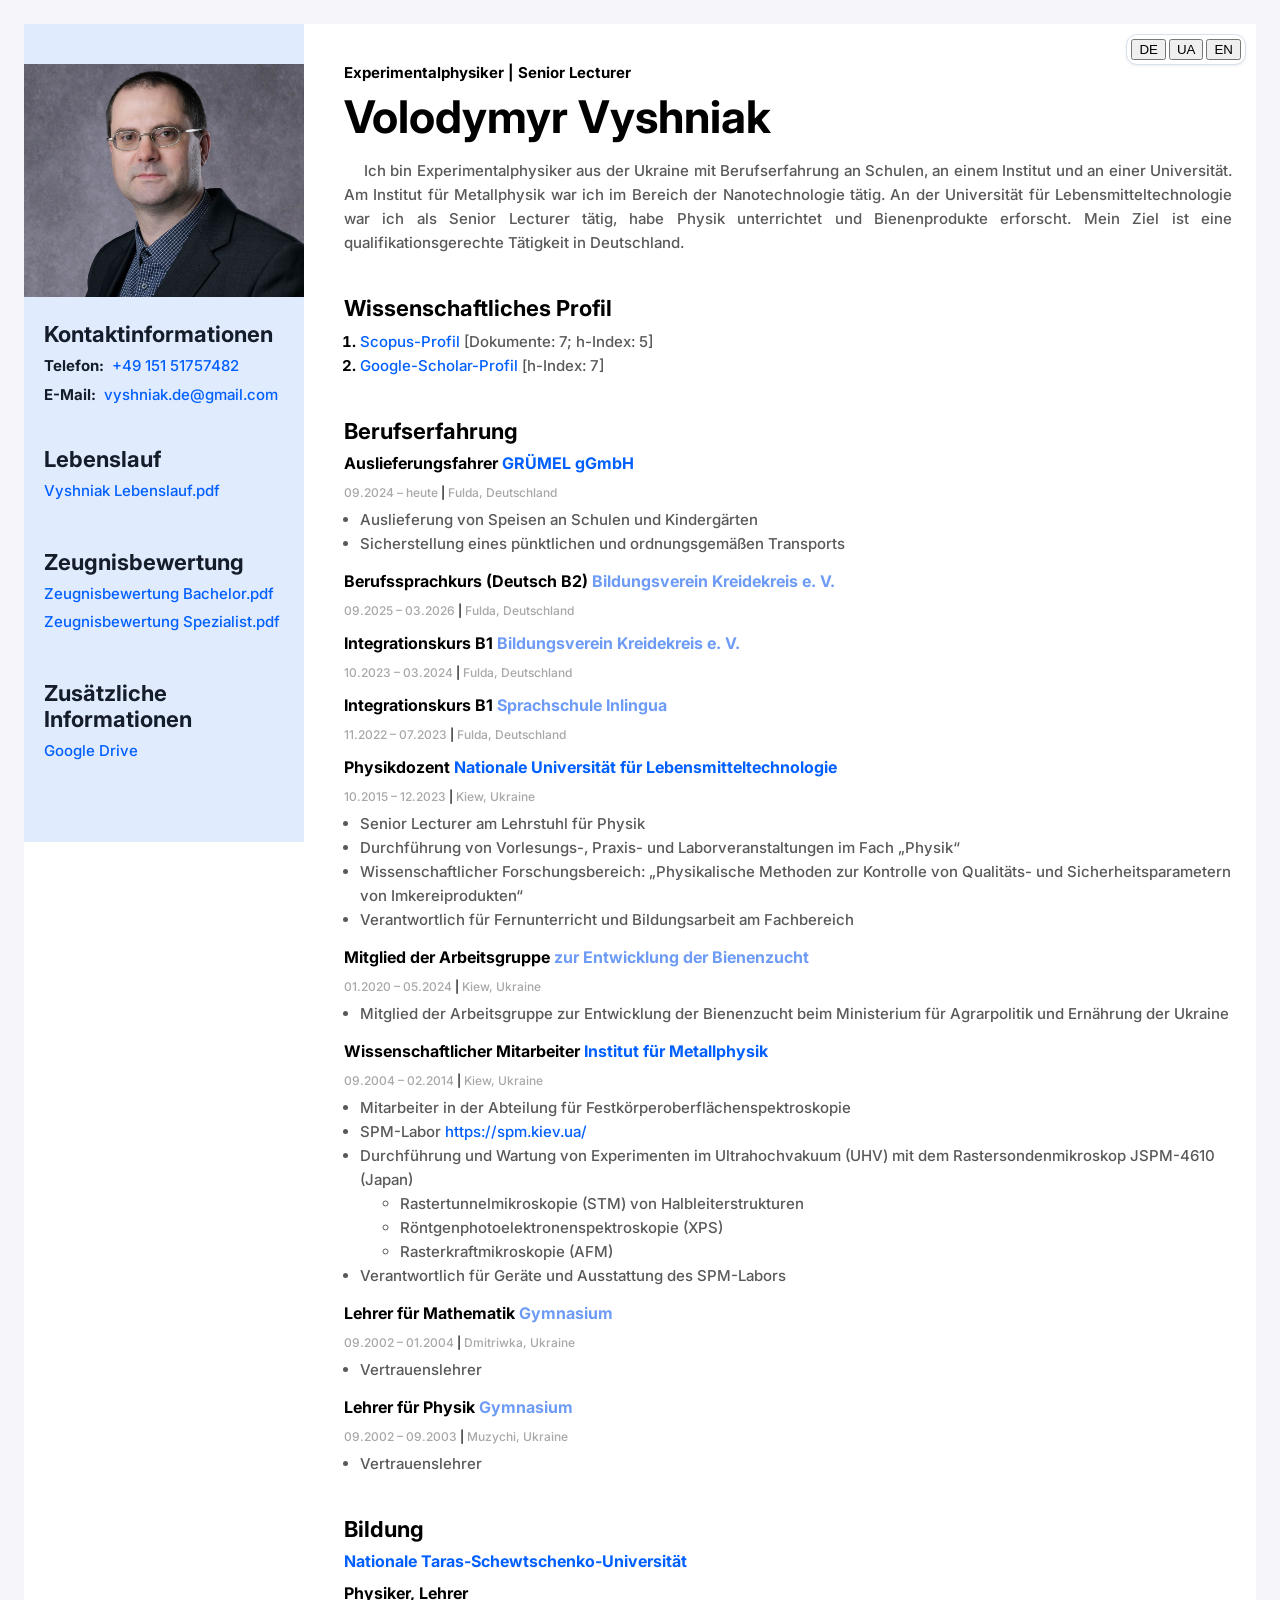
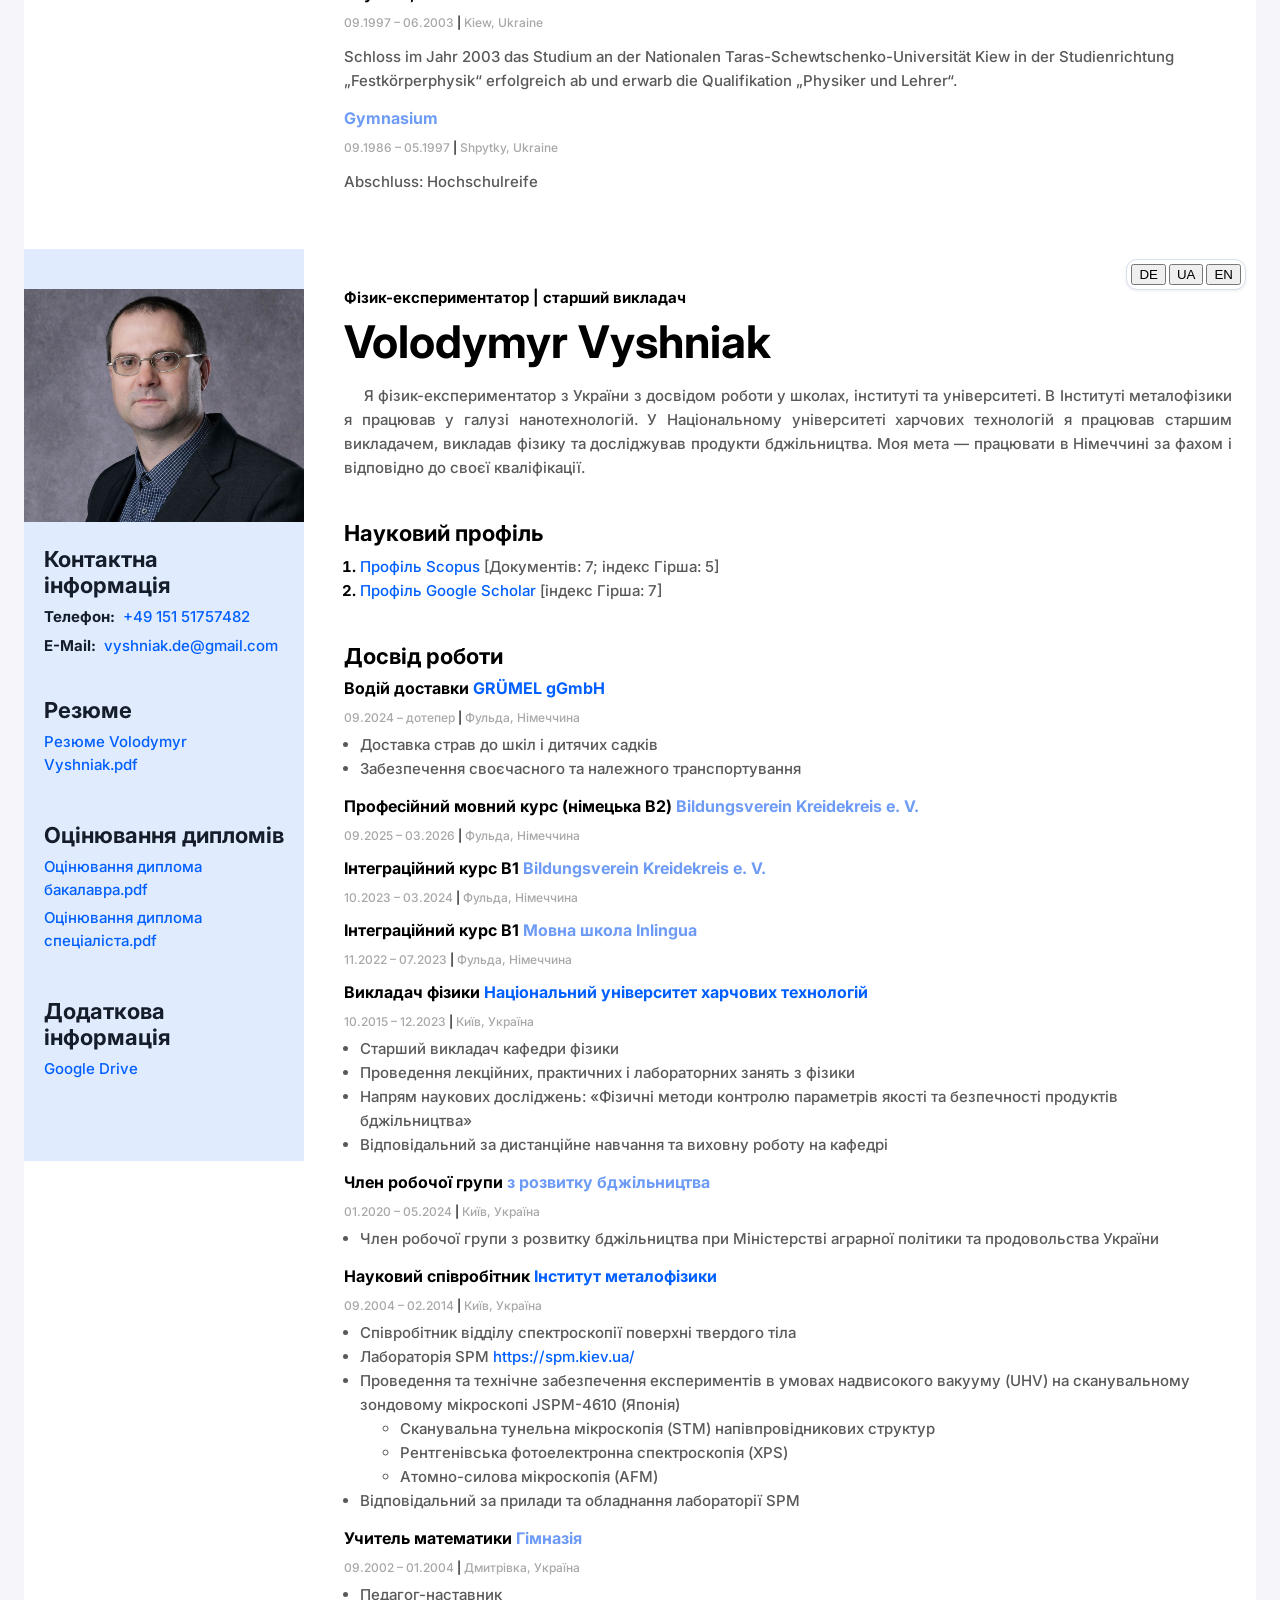
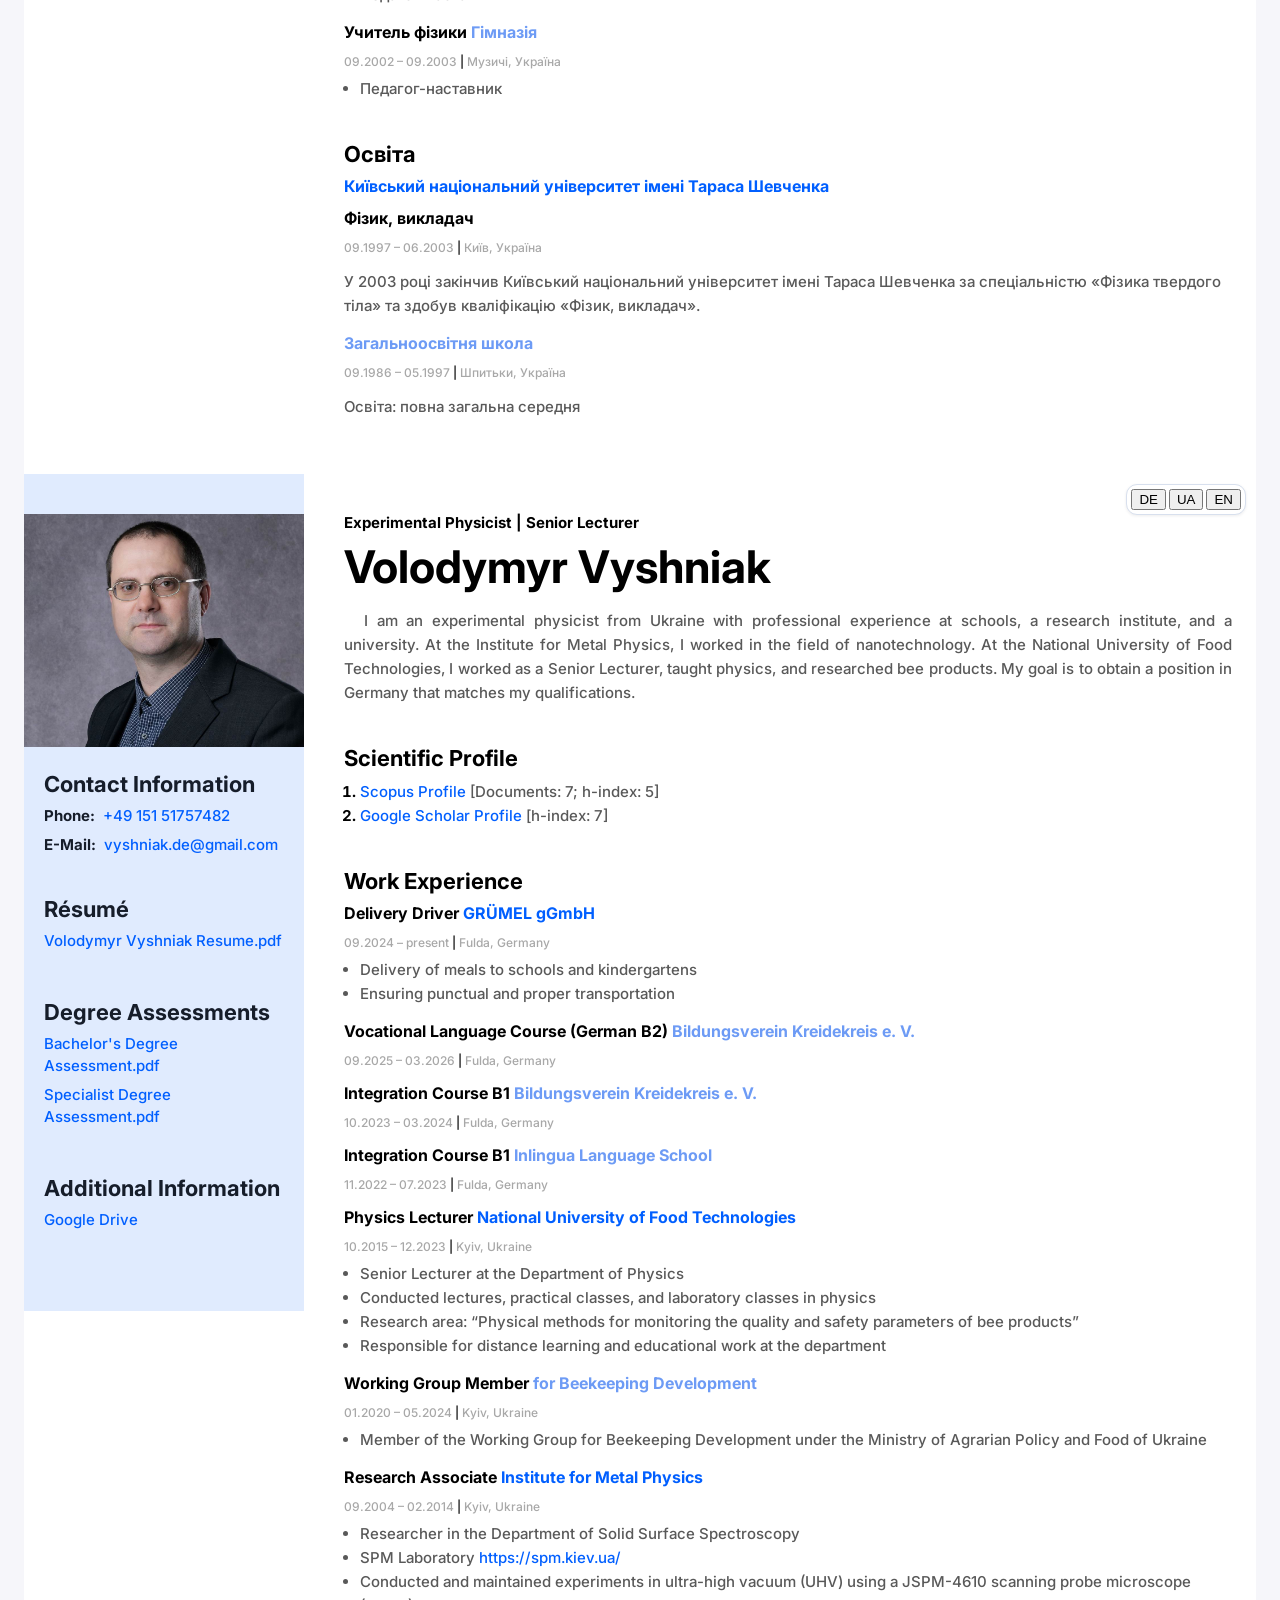
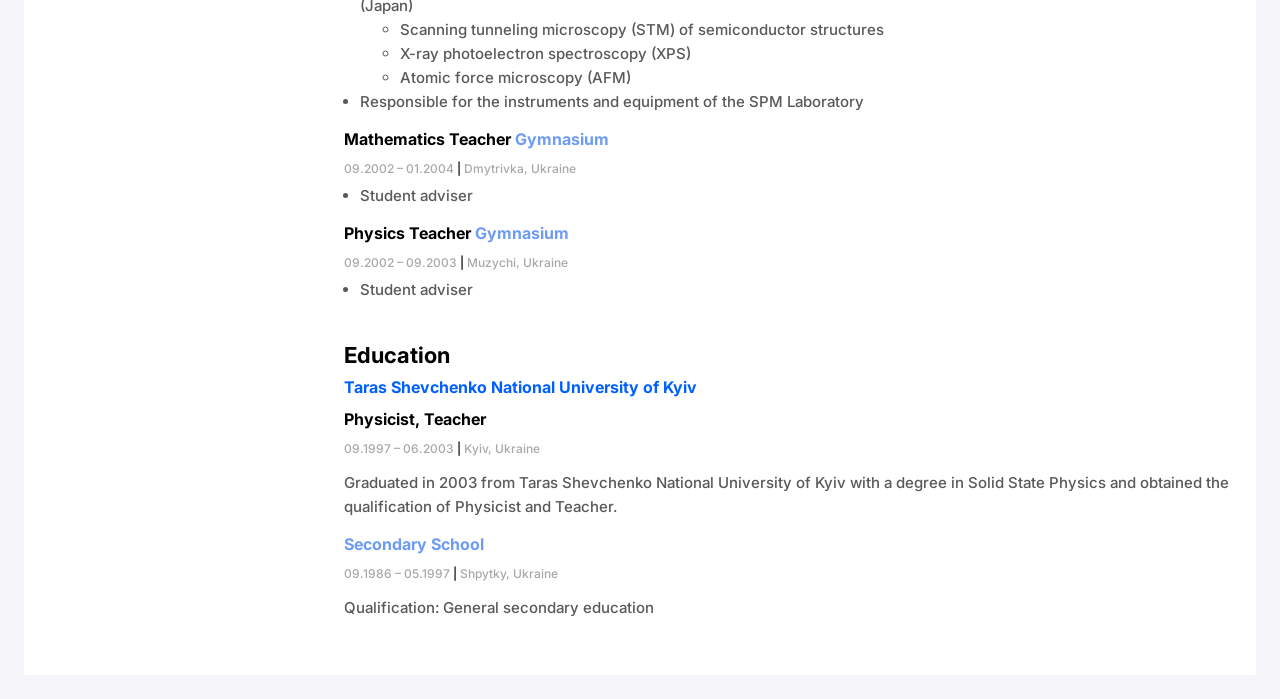
<file: index.html>
<!doctype html>
<html lang="de">
  <head>
    <meta charset="UTF-8" />
    <meta name="viewport" content="width=device-width, initial-scale=1.0" />
    <title>Volodymyr Vyshniak – Lebenslauf</title>

    <link rel="preconnect" href="https://fonts.googleapis.com" />
    <link rel="preconnect" href="https://fonts.gstatic.com" crossorigin />
    <link
      href="https://fonts.googleapis.com/css2?family=Montserrat:ital,wght@0,100..900;1,100..900&display=swap"
      rel="stylesheet"
    />
    <link
      href="https://fonts.googleapis.com/css2?family=Inter:wght@400;500;700&display=swap"
      rel="stylesheet"
    />
    <link rel="stylesheet" href="css/styles.css" />
  </head>

  <body>
    <!-- =========================================================
         DEUTSCHE VERSION
         Alle deutschen Texte werden nur in diesem Block geändert.
         Das Foto kann unten über src="img/Foto2024.jpg" geändert werden.
         ========================================================= -->
    <section
      class="language-page is-active"
      data-language-page="de"
      data-page-title="Volodymyr Vyshniak – Lebenslauf"
      lang="de"
    >
      <div class="wrapper">
        <nav class="language-switcher" aria-label="Sprache auswählen">
          <button
            class="language-button is-active"
            type="button"
            data-language="de"
            aria-pressed="true"
          >
            DE
          </button>
          <button
            class="language-button"
            type="button"
            data-language="ua"
            aria-pressed="false"
          >
            UA
          </button>
          <button
            class="language-button"
            type="button"
            data-language="en"
            aria-pressed="false"
          >
            EN
          </button>
        </nav>

        <!-- Main content -->
        <div class="main-content">
          <!-- My info -->
          <div class="my-info">
            <h2 class="my-profession">Experimentalphysiker | Senior Lecturer</h2>
            <h1 class="my-name">Volodymyr Vyshniak</h1>

            <p class="my-descr-vstup" lang="de">
              Ich bin Experimentalphysiker aus der Ukraine mit Berufserfahrung an
              Schulen, an einem Institut und an einer Universität. Am Institut für
              Metallphysik war ich im Bereich der Nanotechnologie tätig. An der
              Universität für Lebensmitteltechnologie war ich als Senior Lecturer
              tätig, habe Physik unterrichtet und Bienenprodukte erforscht. Mein
              Ziel ist eine qualifikationsgerechte Tätigkeit in Deutschland.
            </p>
          </div>

          <!-- My projects -->
          <div class="my-projects-container">
            <h3 class="my-projects-title">Wissenschaftliches Profil</h3>

            <ol class="my-projects-list">
              <li class="my-projects-item">
                <a
                  class="my-projects-item-link"
                  href="https://www.scopus.com/authid/detail.uri?authorId=37014106300"
                  target="_blank"
                  rel="noopener noreferrer"
                >
                  Scopus-Profil
                </a>
                <span class="my-projects-item-tech">
                  [Dokumente: 7; h-Index: 5]
                </span>
              </li>

              <li class="my-projects-item">
                <a
                  class="my-projects-item-link"
                  href="https://scholar.google.com.ua/citations?user=kevme5oAAAAJ&hl=ua"
                  target="_blank"
                  rel="noopener noreferrer"
                >
                  Google-Scholar-Profil
                </a>
                <span class="my-projects-item-tech">[h-Index: 7]</span>
              </li>
            </ol>
          </div>

          <!-- Work experience -->
          <h3 class="work-experience-title">Berufserfahrung</h3>

          <div class="work-experience-container">
            <h4 class="work-experience-company">
              Auslieferungsfahrer
              <a
                class="company-link"
                href="https://www.gruemel.de/"
                target="_blank"
                rel="noopener noreferrer"
                title="Offizielle Website"
              >
                GRÜMEL gGmbH
              </a>
            </h4>
            <p class="work-experience-period">
              09.2024 – heute
              <span class="work-experience-separator">|</span> Fulda, Deutschland
            </p>
            <ul class="work-experience-duties-list">
              <li class="work-experience-duties-item">
                Auslieferung von Speisen an Schulen und Kindergärten
              </li>
              <li class="work-experience-duties-item">
                Sicherstellung eines pünktlichen und ordnungsgemäßen Transports
              </li>
            </ul>
          </div>

          <div class="work-experience-container">
            <h4 class="work-experience-company">
              Berufssprachkurs (Deutsch B2)
              <span class="company-name">Bildungsverein Kreidekreis e. V.</span>
            </h4>
            <p class="work-experience-period">
              09.2025 – 03.2026
              <span class="work-experience-separator">|</span> Fulda, Deutschland
            </p>
          </div>

          <div class="work-experience-container">
            <h4 class="work-experience-company">
              Integrationskurs B1
              <span class="company-name">Bildungsverein Kreidekreis e. V.</span>
            </h4>
            <p class="work-experience-period">
              10.2023 – 03.2024
              <span class="work-experience-separator">|</span> Fulda, Deutschland
            </p>
          </div>

          <div class="work-experience-container">
            <h4 class="work-experience-company">
              Integrationskurs B1
              <span class="company-name">Sprachschule Inlingua</span>
            </h4>
            <p class="work-experience-period">
              11.2022 – 07.2023
              <span class="work-experience-separator">|</span> Fulda, Deutschland
            </p>
          </div>

          <div class="work-experience-container">
            <h4 class="work-experience-company">
              Physikdozent
              <a
                class="company-link"
                href="https://nuft.edu.ua/en/"
                target="_blank"
                rel="noopener noreferrer"
                title="Offizielle Website"
              >
                Nationale Universität für Lebensmitteltechnologie
              </a>
            </h4>
            <p class="work-experience-period">
              10.2015 – 12.2023
              <span class="work-experience-separator">|</span> Kiew, Ukraine
            </p>
            <ul class="work-experience-duties-list">
              <li class="work-experience-duties-item">
                Senior Lecturer am Lehrstuhl für Physik
              </li>
              <li class="work-experience-duties-item">
                Durchführung von Vorlesungs-, Praxis- und Laborveranstaltungen im
                Fach „Physik“
              </li>
              <li class="work-experience-duties-item">
                Wissenschaftlicher Forschungsbereich: „Physikalische Methoden zur
                Kontrolle von Qualitäts- und Sicherheitsparametern von
                Imkereiprodukten“
              </li>
              <li class="work-experience-duties-item">
                Verantwortlich für Fernunterricht und Bildungsarbeit am Fachbereich
              </li>
            </ul>
          </div>

          <div class="work-experience-container">
            <h4 class="work-experience-company">
              Mitglied der Arbeitsgruppe
              <span class="company-name">zur Entwicklung der Bienenzucht</span>
            </h4>
            <p class="work-experience-period">
              01.2020 – 05.2024
              <span class="work-experience-separator">|</span> Kiew, Ukraine
            </p>
            <ul class="work-experience-duties-list">
              <li class="work-experience-duties-item">
                Mitglied der Arbeitsgruppe zur Entwicklung der Bienenzucht beim
                Ministerium für Agrarpolitik und Ernährung der Ukraine
              </li>
            </ul>
          </div>

          <div class="work-experience-container">
            <h4 class="work-experience-company">
              Wissenschaftlicher Mitarbeiter
              <a
                class="company-link"
                href="https://www.imp.kiev.ua/?lang=eng&a="
                target="_blank"
                rel="noopener noreferrer"
                title="Offizielle Website"
              >
                Institut für Metallphysik
              </a>
            </h4>
            <p class="work-experience-period">
              09.2004 – 02.2014
              <span class="work-experience-separator">|</span> Kiew, Ukraine
            </p>
            <ul class="work-experience-duties-list">
              <li class="work-experience-duties-item">
                Mitarbeiter in der Abteilung für Festkörperoberflächenspektroskopie
              </li>
              <li class="work-experience-duties-item">
                SPM-Labor
                <a
                  class="company-link"
                  href="https://spm.kiev.ua/index_en.html"
                  target="_blank"
                  rel="noopener noreferrer"
                  title="SPM Website"
                >
                  https://spm.kiev.ua/
                </a>
              </li>
              <li class="work-experience-duties-item">
                Durchführung und Wartung von Experimenten im Ultrahochvakuum (UHV)
                mit dem Rastersondenmikroskop JSPM-4610 (Japan)
                <ul>
                  <li>Rastertunnelmikroskopie (STM) von Halbleiterstrukturen</li>
                  <li>Röntgenphotoelektronenspektroskopie (XPS)</li>
                  <li>Rasterkraftmikroskopie (AFM)</li>
                </ul>
              </li>
              <li class="work-experience-duties-item">
                Verantwortlich für Geräte und Ausstattung des SPM-Labors
              </li>
            </ul>
          </div>

          <div class="work-experience-container">
            <h4 class="work-experience-company">
              Lehrer für Mathematik <span class="company-name">Gymnasium</span>
            </h4>
            <p class="work-experience-period">
              09.2002 – 01.2004
              <span class="work-experience-separator">|</span> Dmitriwka, Ukraine
            </p>
            <ul class="work-experience-duties-list">
              <li class="work-experience-duties-item">Vertrauenslehrer</li>
            </ul>
          </div>

          <div class="work-experience-container">
            <h4 class="work-experience-company">
              Lehrer für Physik <span class="company-name">Gymnasium</span>
            </h4>
            <p class="work-experience-period">
              09.2002 – 09.2003
              <span class="work-experience-separator">|</span> Muzychi, Ukraine
            </p>
            <ul class="work-experience-duties-list">
              <li class="work-experience-duties-item">Vertrauenslehrer</li>
            </ul>
          </div>

          <!-- Education -->
          <div class="education-container">
            <h3 class="work-experience-title">Bildung</h3>

            <h4 class="work-experience-company">
              <a
                class="company-link"
                href="https://knu.ua/en/"
                target="_blank"
                rel="noopener noreferrer"
                title="Offizielle Website"
              >
                Nationale Taras-Schewtschenko-Universität
              </a>
            </h4>
            <h4 class="work-experience-company">Physiker, Lehrer</h4>
            <p class="work-experience-period">
              09.1997 – 06.2003
              <span class="work-experience-separator">|</span> Kiew, Ukraine
            </p>
            <p class="my-descr">
              Schloss im Jahr 2003 das Studium an der Nationalen
              Taras-Schewtschenko-Universität Kiew in der Studienrichtung
              „Festkörperphysik“ erfolgreich ab und erwarb die Qualifikation
              „Physiker und Lehrer“.
            </p>

            <h4 class="work-experience-company">
              <span class="company-name">Gymnasium</span>
            </h4>
            <p class="work-experience-period">
              09.1986 – 05.1997
              <span class="work-experience-separator">|</span> Shpytky, Ukraine
            </p>
            <p class="my-descr">Abschluss: Hochschulreife</p>
          </div>
        </div>

        <!-- Sidebar -->
        <aside class="sidebar">
          <!-- Foto nur für die deutsche Version -->
          <img src="img/Foto2024.jpg" alt="Foto von Volodymyr Vyshniak" />
          <p class="mobile-photo-name">Volodymyr Vyshniak</p>

          <div class="sidebar-content">
            <div class="contacts-container">
              <h3 class="contacts-title">Kontaktinformationen</h3>
              <p class="contacts-item">
                <span class="contacts-type">Telefon:</span>
                <a class="contacts-link" href="tel:+4915151757482">
                  +49 151 51757482
                </a>
              </p>
              <p class="contacts-item">
                <span class="contacts-type">E-Mail:</span>
                <a class="contacts-link" href="mailto:vyshniak.de@gmail.com">
                  vyshniak.de@gmail.com
                </a>
              </p>
            </div>

            <div class="skills-container">
              <h3 class="skills-title">Lebenslauf</h3>
              <a
                class="contacts-link download-link lebenslauf"
                href="document/Vyshniak_Lebenslauf.pdf"
                target="_blank"
                download
              >
                Vyshniak Lebenslauf.pdf
              </a>
            </div>

            <div class="skills-container">
              <h3 class="skills-title">Zeugnisbewertung</h3>
              <a
                class="contacts-link download-link"
                href="document/Zeugnisbewertung_signiert_A.pdf"
                target="_blank"
                download
              >
                Zeugnisbewertung Bachelor.pdf
              </a>
              <a
                class="contacts-link download-link"
                href="document/Zeugnisbewertung_signiert_B.pdf"
                target="_blank"
                download
              >
                Zeugnisbewertung Spezialist.pdf
              </a>
            </div>

            <div class="skills-container">
              <h3 class="skills-title">Zusätzliche Informationen</h3>
              <a
                class="contacts-link"
                href="https://drive.google.com/drive/folders/1Ff5OkFsdOqgw4dH5H22rgLsrV0dis4WO?usp=sharing"
                target="_blank"
                rel="noopener noreferrer"
              >
                Google Drive
              </a>
            </div>
          </div>
        </aside>
      </div>
    </section>

    <!-- =========================================================
         УКРАЇНСЬКА ВЕРСІЯ
         Усі українські тексти змінюються лише в цьому блоці.
         Фото можна змінити нижче у src="img/Foto2024.jpg".
         ========================================================= -->
    <section
      class="language-page"
      data-language-page="ua"
      data-page-title="Volodymyr Vyshniak – Резюме"
      lang="uk"
    >
      <div class="wrapper">
        <nav class="language-switcher" aria-label="Вибір мови">
          <button
            class="language-button"
            type="button"
            data-language="de"
            aria-pressed="false"
          >
            DE
          </button>
          <button
            class="language-button is-active"
            type="button"
            data-language="ua"
            aria-pressed="true"
          >
            UA
          </button>
          <button
            class="language-button"
            type="button"
            data-language="en"
            aria-pressed="false"
          >
            EN
          </button>
        </nav>

        <div class="main-content">
          <div class="my-info">
            <h2 class="my-profession">
              Фізик-експериментатор | старший викладач
            </h2>
            <h1 class="my-name">Volodymyr Vyshniak</h1>

            <p class="my-descr-vstup" lang="uk">
              Я фізик-експериментатор з України з досвідом роботи у школах,
              інституті та університеті. В Інституті металофізики я працював у
              галузі нанотехнологій. У Національному університеті харчових
              технологій я працював старшим викладачем, викладав фізику та
              досліджував продукти бджільництва. Моя мета — працювати в Німеччині
              за фахом і відповідно до своєї кваліфікації.
            </p>
          </div>

          <div class="my-projects-container">
            <h3 class="my-projects-title">Науковий профіль</h3>
            <ol class="my-projects-list">
              <li class="my-projects-item">
                <a
                  class="my-projects-item-link"
                  href="https://www.scopus.com/authid/detail.uri?authorId=37014106300"
                  target="_blank"
                  rel="noopener noreferrer"
                >
                  Профіль Scopus
                </a>
                <span class="my-projects-item-tech">
                  [Документів: 7; індекс Гірша: 5]
                </span>
              </li>
              <li class="my-projects-item">
                <a
                  class="my-projects-item-link"
                  href="https://scholar.google.com.ua/citations?user=kevme5oAAAAJ&hl=ua"
                  target="_blank"
                  rel="noopener noreferrer"
                >
                  Профіль Google Scholar
                </a>
                <span class="my-projects-item-tech">[індекс Гірша: 7]</span>
              </li>
            </ol>
          </div>

          <h3 class="work-experience-title">Досвід роботи</h3>

          <div class="work-experience-container">
            <h4 class="work-experience-company">
              Водій доставки
              <a
                class="company-link"
                href="https://www.gruemel.de/"
                target="_blank"
                rel="noopener noreferrer"
                title="Офіційний сайт"
              >
                GRÜMEL gGmbH
              </a>
            </h4>
            <p class="work-experience-period">
              09.2024 – дотепер
              <span class="work-experience-separator">|</span> Фульда, Німеччина
            </p>
            <ul class="work-experience-duties-list">
              <li class="work-experience-duties-item">
                Доставка страв до шкіл і дитячих садків
              </li>
              <li class="work-experience-duties-item">
                Забезпечення своєчасного та належного транспортування
              </li>
            </ul>
          </div>

          <div class="work-experience-container">
            <h4 class="work-experience-company">
              Професійний мовний курс (німецька B2)
              <span class="company-name">Bildungsverein Kreidekreis e. V.</span>
            </h4>
            <p class="work-experience-period">
              09.2025 – 03.2026
              <span class="work-experience-separator">|</span> Фульда, Німеччина
            </p>
          </div>

          <div class="work-experience-container">
            <h4 class="work-experience-company">
              Інтеграційний курс B1
              <span class="company-name">Bildungsverein Kreidekreis e. V.</span>
            </h4>
            <p class="work-experience-period">
              10.2023 – 03.2024
              <span class="work-experience-separator">|</span> Фульда, Німеччина
            </p>
          </div>

          <div class="work-experience-container">
            <h4 class="work-experience-company">
              Інтеграційний курс B1
              <span class="company-name">Мовна школа Inlingua</span>
            </h4>
            <p class="work-experience-period">
              11.2022 – 07.2023
              <span class="work-experience-separator">|</span> Фульда, Німеччина
            </p>
          </div>

          <div class="work-experience-container">
            <h4 class="work-experience-company">
              Викладач фізики
              <a
                class="company-link"
                href="https://nuft.edu.ua/en/"
                target="_blank"
                rel="noopener noreferrer"
                title="Офіційний сайт"
              >
                Національний університет харчових технологій
              </a>
            </h4>
            <p class="work-experience-period">
              10.2015 – 12.2023
              <span class="work-experience-separator">|</span> Київ, Україна
            </p>
            <ul class="work-experience-duties-list">
              <li class="work-experience-duties-item">
                Старший викладач кафедри фізики
              </li>
              <li class="work-experience-duties-item">
                Проведення лекційних, практичних і лабораторних занять з фізики
              </li>
              <li class="work-experience-duties-item">
                Напрям наукових досліджень: «Фізичні методи контролю параметрів
                якості та безпечності продуктів бджільництва»
              </li>
              <li class="work-experience-duties-item">
                Відповідальний за дистанційне навчання та виховну роботу на кафедрі
              </li>
            </ul>
          </div>

          <div class="work-experience-container">
            <h4 class="work-experience-company">
              Член робочої групи
              <span class="company-name">з розвитку бджільництва</span>
            </h4>
            <p class="work-experience-period">
              01.2020 – 05.2024
              <span class="work-experience-separator">|</span> Київ, Україна
            </p>
            <ul class="work-experience-duties-list">
              <li class="work-experience-duties-item">
                Член робочої групи з розвитку бджільництва при Міністерстві
                аграрної політики та продовольства України
              </li>
            </ul>
          </div>

          <div class="work-experience-container">
            <h4 class="work-experience-company">
              Науковий співробітник
              <a
                class="company-link"
                href="https://www.imp.kiev.ua/?lang=eng&a="
                target="_blank"
                rel="noopener noreferrer"
                title="Офіційний сайт"
              >
                Інститут металофізики
              </a>
            </h4>
            <p class="work-experience-period">
              09.2004 – 02.2014
              <span class="work-experience-separator">|</span> Київ, Україна
            </p>
            <ul class="work-experience-duties-list">
              <li class="work-experience-duties-item">
                Співробітник відділу спектроскопії поверхні твердого тіла
              </li>
              <li class="work-experience-duties-item">
                Лабораторія SPM
                <a
                  class="company-link"
                  href="https://spm.kiev.ua/index_en.html"
                  target="_blank"
                  rel="noopener noreferrer"
                  title="Сайт SPM"
                >
                  https://spm.kiev.ua/
                </a>
              </li>
              <li class="work-experience-duties-item">
                Проведення та технічне забезпечення експериментів в умовах
                надвисокого вакууму (UHV) на сканувальному зондовому мікроскопі
                JSPM-4610 (Японія)
                <ul>
                  <li>
                    Сканувальна тунельна мікроскопія (STM) напівпровідникових
                    структур
                  </li>
                  <li>Рентгенівська фотоелектронна спектроскопія (XPS)</li>
                  <li>Атомно-силова мікроскопія (AFM)</li>
                </ul>
              </li>
              <li class="work-experience-duties-item">
                Відповідальний за прилади та обладнання лабораторії SPM
              </li>
            </ul>
          </div>

          <div class="work-experience-container">
            <h4 class="work-experience-company">
              Учитель математики <span class="company-name">Гімназія</span>
            </h4>
            <p class="work-experience-period">
              09.2002 – 01.2004
              <span class="work-experience-separator">|</span> Дмитрівка, Україна
            </p>
            <ul class="work-experience-duties-list">
              <li class="work-experience-duties-item">Педагог-наставник</li>
            </ul>
          </div>

          <div class="work-experience-container">
            <h4 class="work-experience-company">
              Учитель фізики <span class="company-name">Гімназія</span>
            </h4>
            <p class="work-experience-period">
              09.2002 – 09.2003
              <span class="work-experience-separator">|</span> Музичі, Україна
            </p>
            <ul class="work-experience-duties-list">
              <li class="work-experience-duties-item">Педагог-наставник</li>
            </ul>
          </div>

          <div class="education-container">
            <h3 class="work-experience-title">Освіта</h3>
            <h4 class="work-experience-company">
              <a
                class="company-link"
                href="https://knu.ua/en/"
                target="_blank"
                rel="noopener noreferrer"
                title="Офіційний сайт"
              >
                Київський національний університет імені Тараса Шевченка
              </a>
            </h4>
            <h4 class="work-experience-company">Фізик, викладач</h4>
            <p class="work-experience-period">
              09.1997 – 06.2003
              <span class="work-experience-separator">|</span> Київ, Україна
            </p>
            <p class="my-descr">
              У 2003 році закінчив Київський національний університет імені Тараса
              Шевченка за спеціальністю «Фізика твердого тіла» та здобув
              кваліфікацію «Фізик, викладач».
            </p>

            <h4 class="work-experience-company">
              <span class="company-name">Загальноосвітня школа</span>
            </h4>
            <p class="work-experience-period">
              09.1986 – 05.1997
              <span class="work-experience-separator">|</span> Шпитьки, Україна
            </p>
            <p class="my-descr">Освіта: повна загальна середня</p>
          </div>
        </div>

        <aside class="sidebar">
          <!-- Фото лише для української версії -->
          <img src="img/Foto2024.jpg" alt="Фото Володимира Вишняка" />
          <p class="mobile-photo-name">Volodymyr Vyshniak</p>

          <div class="sidebar-content">
            <div class="contacts-container">
              <h3 class="contacts-title">Контактна інформація</h3>
              <p class="contacts-item">
                <span class="contacts-type">Телефон:</span>
                <a class="contacts-link" href="tel:+4915151757482">
                  +49 151 51757482
                </a>
              </p>
              <p class="contacts-item">
                <span class="contacts-type">E-Mail:</span>
                <a class="contacts-link" href="mailto:vyshniak.de@gmail.com">
                  vyshniak.de@gmail.com
                </a>
              </p>
            </div>

            <div class="skills-container">
              <h3 class="skills-title">Резюме</h3>
              <a
                class="contacts-link download-link lebenslauf"
                href="document/Vyshniak_Lebenslauf.pdf"
                target="_blank"
                download
              >
                Резюме Volodymyr Vyshniak.pdf
              </a>
            </div>

            <div class="skills-container">
              <h3 class="skills-title">Оцінювання дипломів</h3>
              <a
                class="contacts-link download-link"
                href="document/Zeugnisbewertung_signiert_A.pdf"
                target="_blank"
                download
              >
                Оцінювання диплома бакалавра.pdf
              </a>
              <a
                class="contacts-link download-link"
                href="document/Zeugnisbewertung_signiert_B.pdf"
                target="_blank"
                download
              >
                Оцінювання диплома спеціаліста.pdf
              </a>
            </div>

            <div class="skills-container">
              <h3 class="skills-title">Додаткова інформація</h3>
              <a
                class="contacts-link"
                href="https://drive.google.com/drive/folders/1Ff5OkFsdOqgw4dH5H22rgLsrV0dis4WO?usp=sharing"
                target="_blank"
                rel="noopener noreferrer"
              >
                Google Drive
              </a>
            </div>
          </div>
        </aside>
      </div>
    </section>

    <!-- =========================================================
         ENGLISH VERSION
         Edit all English text only inside this block.
         The photo can be changed below in src="img/Foto2024.jpg".
         ========================================================= -->
    <section
      class="language-page"
      data-language-page="en"
      data-page-title="Volodymyr Vyshniak – Résumé"
      lang="en"
    >
      <div class="wrapper">
        <nav class="language-switcher" aria-label="Choose language">
          <button
            class="language-button"
            type="button"
            data-language="de"
            aria-pressed="false"
          >
            DE
          </button>
          <button
            class="language-button"
            type="button"
            data-language="ua"
            aria-pressed="false"
          >
            UA
          </button>
          <button
            class="language-button is-active"
            type="button"
            data-language="en"
            aria-pressed="true"
          >
            EN
          </button>
        </nav>

        <div class="main-content">
          <div class="my-info">
            <h2 class="my-profession">Experimental Physicist | Senior Lecturer</h2>
            <h1 class="my-name">Volodymyr Vyshniak</h1>

            <p class="my-descr-vstup" lang="en">
              I am an experimental physicist from Ukraine with professional
              experience at schools, a research institute, and a university. At
              the Institute for Metal Physics, I worked in the field of
              nanotechnology. At the National University of Food Technologies, I
              worked as a Senior Lecturer, taught physics, and researched bee
              products. My goal is to obtain a position in Germany that matches my
              qualifications.
            </p>
          </div>

          <div class="my-projects-container">
            <h3 class="my-projects-title">Scientific Profile</h3>
            <ol class="my-projects-list">
              <li class="my-projects-item">
                <a
                  class="my-projects-item-link"
                  href="https://www.scopus.com/authid/detail.uri?authorId=37014106300"
                  target="_blank"
                  rel="noopener noreferrer"
                >
                  Scopus Profile
                </a>
                <span class="my-projects-item-tech">
                  [Documents: 7; h-index: 5]
                </span>
              </li>
              <li class="my-projects-item">
                <a
                  class="my-projects-item-link"
                  href="https://scholar.google.com.ua/citations?user=kevme5oAAAAJ&hl=ua"
                  target="_blank"
                  rel="noopener noreferrer"
                >
                  Google Scholar Profile
                </a>
                <span class="my-projects-item-tech">[h-index: 7]</span>
              </li>
            </ol>
          </div>

          <h3 class="work-experience-title">Work Experience</h3>

          <div class="work-experience-container">
            <h4 class="work-experience-company">
              Delivery Driver
              <a
                class="company-link"
                href="https://www.gruemel.de/"
                target="_blank"
                rel="noopener noreferrer"
                title="Official website"
              >
                GRÜMEL gGmbH
              </a>
            </h4>
            <p class="work-experience-period">
              09.2024 – present
              <span class="work-experience-separator">|</span> Fulda, Germany
            </p>
            <ul class="work-experience-duties-list">
              <li class="work-experience-duties-item">
                Delivery of meals to schools and kindergartens
              </li>
              <li class="work-experience-duties-item">
                Ensuring punctual and proper transportation
              </li>
            </ul>
          </div>

          <div class="work-experience-container">
            <h4 class="work-experience-company">
              Vocational Language Course (German B2)
              <span class="company-name">Bildungsverein Kreidekreis e. V.</span>
            </h4>
            <p class="work-experience-period">
              09.2025 – 03.2026
              <span class="work-experience-separator">|</span> Fulda, Germany
            </p>
          </div>

          <div class="work-experience-container">
            <h4 class="work-experience-company">
              Integration Course B1
              <span class="company-name">Bildungsverein Kreidekreis e. V.</span>
            </h4>
            <p class="work-experience-period">
              10.2023 – 03.2024
              <span class="work-experience-separator">|</span> Fulda, Germany
            </p>
          </div>

          <div class="work-experience-container">
            <h4 class="work-experience-company">
              Integration Course B1
              <span class="company-name">Inlingua Language School</span>
            </h4>
            <p class="work-experience-period">
              11.2022 – 07.2023
              <span class="work-experience-separator">|</span> Fulda, Germany
            </p>
          </div>

          <div class="work-experience-container">
            <h4 class="work-experience-company">
              Physics Lecturer
              <a
                class="company-link"
                href="https://nuft.edu.ua/en/"
                target="_blank"
                rel="noopener noreferrer"
                title="Official website"
              >
                National University of Food Technologies
              </a>
            </h4>
            <p class="work-experience-period">
              10.2015 – 12.2023
              <span class="work-experience-separator">|</span> Kyiv, Ukraine
            </p>
            <ul class="work-experience-duties-list">
              <li class="work-experience-duties-item">
                Senior Lecturer at the Department of Physics
              </li>
              <li class="work-experience-duties-item">
                Conducted lectures, practical classes, and laboratory classes in
                physics
              </li>
              <li class="work-experience-duties-item">
                Research area: “Physical methods for monitoring the quality and
                safety parameters of bee products”
              </li>
              <li class="work-experience-duties-item">
                Responsible for distance learning and educational work at the
                department
              </li>
            </ul>
          </div>

          <div class="work-experience-container">
            <h4 class="work-experience-company">
              Working Group Member
              <span class="company-name">for Beekeeping Development</span>
            </h4>
            <p class="work-experience-period">
              01.2020 – 05.2024
              <span class="work-experience-separator">|</span> Kyiv, Ukraine
            </p>
            <ul class="work-experience-duties-list">
              <li class="work-experience-duties-item">
                Member of the Working Group for Beekeeping Development under the
                Ministry of Agrarian Policy and Food of Ukraine
              </li>
            </ul>
          </div>

          <div class="work-experience-container">
            <h4 class="work-experience-company">
              Research Associate
              <a
                class="company-link"
                href="https://www.imp.kiev.ua/?lang=eng&a="
                target="_blank"
                rel="noopener noreferrer"
                title="Official website"
              >
                Institute for Metal Physics
              </a>
            </h4>
            <p class="work-experience-period">
              09.2004 – 02.2014
              <span class="work-experience-separator">|</span> Kyiv, Ukraine
            </p>
            <ul class="work-experience-duties-list">
              <li class="work-experience-duties-item">
                Researcher in the Department of Solid Surface Spectroscopy
              </li>
              <li class="work-experience-duties-item">
                SPM Laboratory
                <a
                  class="company-link"
                  href="https://spm.kiev.ua/index_en.html"
                  target="_blank"
                  rel="noopener noreferrer"
                  title="SPM website"
                >
                  https://spm.kiev.ua/
                </a>
              </li>
              <li class="work-experience-duties-item">
                Conducted and maintained experiments in ultra-high vacuum (UHV)
                using a JSPM-4610 scanning probe microscope (Japan)
                <ul>
                  <li>
                    Scanning tunneling microscopy (STM) of semiconductor structures
                  </li>
                  <li>X-ray photoelectron spectroscopy (XPS)</li>
                  <li>Atomic force microscopy (AFM)</li>
                </ul>
              </li>
              <li class="work-experience-duties-item">
                Responsible for the instruments and equipment of the SPM Laboratory
              </li>
            </ul>
          </div>

          <div class="work-experience-container">
            <h4 class="work-experience-company">
              Mathematics Teacher <span class="company-name">Gymnasium</span>
            </h4>
            <p class="work-experience-period">
              09.2002 – 01.2004
              <span class="work-experience-separator">|</span> Dmytrivka, Ukraine
            </p>
            <ul class="work-experience-duties-list">
              <li class="work-experience-duties-item">Student adviser</li>
            </ul>
          </div>

          <div class="work-experience-container">
            <h4 class="work-experience-company">
              Physics Teacher <span class="company-name">Gymnasium</span>
            </h4>
            <p class="work-experience-period">
              09.2002 – 09.2003
              <span class="work-experience-separator">|</span> Muzychi, Ukraine
            </p>
            <ul class="work-experience-duties-list">
              <li class="work-experience-duties-item">Student adviser</li>
            </ul>
          </div>

          <div class="education-container">
            <h3 class="work-experience-title">Education</h3>
            <h4 class="work-experience-company">
              <a
                class="company-link"
                href="https://knu.ua/en/"
                target="_blank"
                rel="noopener noreferrer"
                title="Official website"
              >
                Taras Shevchenko National University of Kyiv
              </a>
            </h4>
            <h4 class="work-experience-company">Physicist, Teacher</h4>
            <p class="work-experience-period">
              09.1997 – 06.2003
              <span class="work-experience-separator">|</span> Kyiv, Ukraine
            </p>
            <p class="my-descr">
              Graduated in 2003 from Taras Shevchenko National University of Kyiv
              with a degree in Solid State Physics and obtained the qualification
              of Physicist and Teacher.
            </p>

            <h4 class="work-experience-company">
              <span class="company-name">Secondary School</span>
            </h4>
            <p class="work-experience-period">
              09.1986 – 05.1997
              <span class="work-experience-separator">|</span> Shpytky, Ukraine
            </p>
            <p class="my-descr">Qualification: General secondary education</p>
          </div>
        </div>

        <aside class="sidebar">
          <!-- Photo only for the English version -->
          <img src="img/Foto2024.jpg" alt="Photo of Volodymyr Vyshniak" />
          <p class="mobile-photo-name">Volodymyr Vyshniak</p>

          <div class="sidebar-content">
            <div class="contacts-container">
              <h3 class="contacts-title">Contact Information</h3>
              <p class="contacts-item">
                <span class="contacts-type">Phone:</span>
                <a class="contacts-link" href="tel:+4915151757482">
                  +49 151 51757482
                </a>
              </p>
              <p class="contacts-item">
                <span class="contacts-type">E-Mail:</span>
                <a class="contacts-link" href="mailto:vyshniak.de@gmail.com">
                  vyshniak.de@gmail.com
                </a>
              </p>
            </div>

            <div class="skills-container">
              <h3 class="skills-title">Résumé</h3>
              <a
                class="contacts-link download-link lebenslauf"
                href="document/Vyshniak_Lebenslauf.pdf"
                target="_blank"
                download
              >
                Volodymyr Vyshniak Resume.pdf
              </a>
            </div>

            <div class="skills-container">
              <h3 class="skills-title">Degree Assessments</h3>
              <a
                class="contacts-link download-link"
                href="document/Zeugnisbewertung_signiert_A.pdf"
                target="_blank"
                download
              >
                Bachelor's Degree Assessment.pdf
              </a>
              <a
                class="contacts-link download-link"
                href="document/Zeugnisbewertung_signiert_B.pdf"
                target="_blank"
                download
              >
                Specialist Degree Assessment.pdf
              </a>
            </div>

            <div class="skills-container">
              <h3 class="skills-title">Additional Information</h3>
              <a
                class="contacts-link"
                href="https://drive.google.com/drive/folders/1Ff5OkFsdOqgw4dH5H22rgLsrV0dis4WO?usp=sharing"
                target="_blank"
                rel="noopener noreferrer"
              >
                Google Drive
              </a>
            </div>
          </div>
        </aside>
      </div>
    </section>

    <script>
      const supportedLanguages = ["de", "ua", "en"];

      function showLanguage(language, updateAddress = true) {
        const selectedLanguage = supportedLanguages.includes(language)
          ? language
          : "de";

        document.querySelectorAll("[data-language-page]").forEach((page) => {
          const isSelected = page.dataset.languagePage === selectedLanguage;
          page.classList.toggle("is-active", isSelected);

          if (isSelected) {
            document.title = page.dataset.pageTitle;
          }
        });

        document.querySelectorAll("[data-language]").forEach((button) => {
          const isSelected = button.dataset.language === selectedLanguage;
          button.classList.toggle("is-active", isSelected);
          button.setAttribute("aria-pressed", String(isSelected));
        });

        document.documentElement.lang = selectedLanguage === "ua" ? "uk" : selectedLanguage;

        if (updateAddress) {
          history.replaceState(null, "", `#${selectedLanguage}`);
          window.scrollTo({ top: 0, behavior: "auto" });
        }
      }

      document.querySelectorAll("[data-language]").forEach((button) => {
        button.addEventListener("click", () => {
          showLanguage(button.dataset.language);
        });
      });

      const languageFromAddress = window.location.hash.slice(1).toLowerCase();
      showLanguage(languageFromAddress, false);

      document.querySelectorAll(".download-link").forEach((link) => {
        link.addEventListener("click", function (event) {
          event.preventDefault();
          const fileUrl = this.href;

          window.open(fileUrl, "_blank");

          const tempLink = document.createElement("a");
          tempLink.href = fileUrl;
          tempLink.setAttribute("download", this.textContent.trim());
          document.body.appendChild(tempLink);
          tempLink.click();
          document.body.removeChild(tempLink);
        });
      });
    </script>
  </body>
</html>
</file>
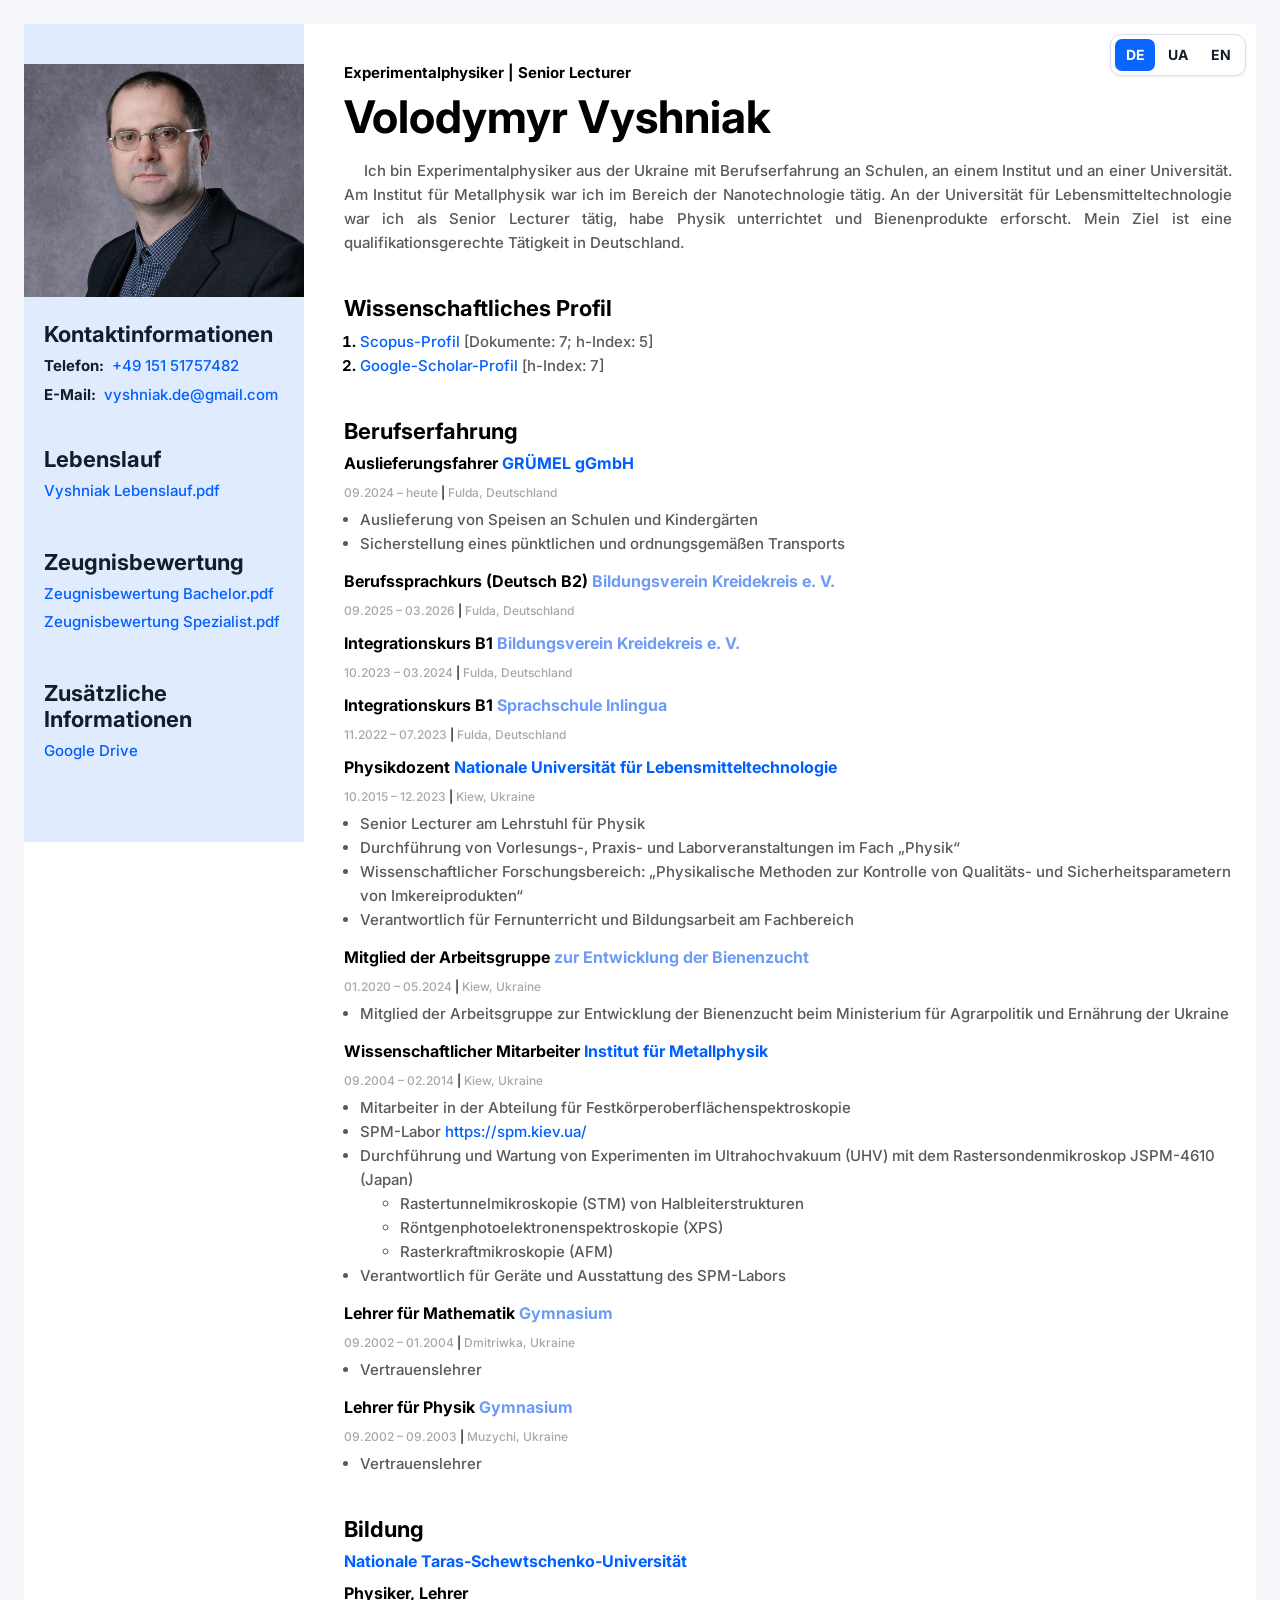
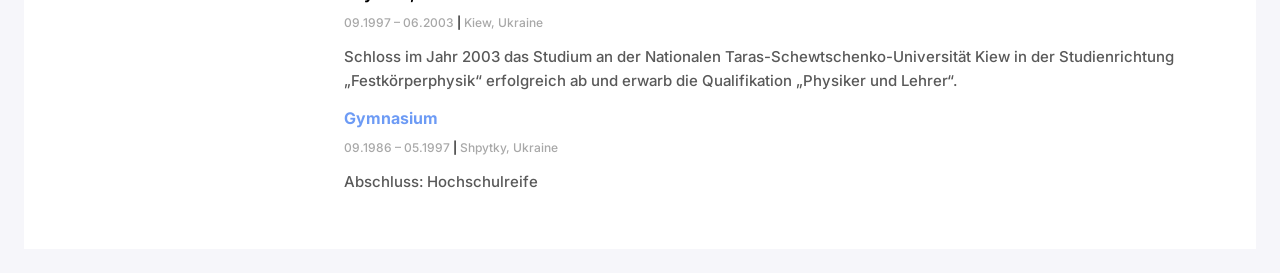
<file: de.html>
<!doctype html>
<html lang="de">
  <head>
    <meta charset="UTF-8" />
    <meta name="viewport" content="width=device-width, initial-scale=1.0" />
    <title>My resume</title>

    <link rel="preconnect" href="https://fonts.googleapis.com" />
    <link rel="preconnect" href="https://fonts.gstatic.com" crossorigin />
    <link
      href="https://fonts.googleapis.com/css2?family=Montserrat:ital,wght@0,100..900;1,100..900&display=swap"
      rel="stylesheet"
    />

    <link
      href="https://fonts.googleapis.com/css2?family=Inter:wght@400;500;700&display=swap"
      rel="stylesheet"
    />
    <link rel="stylesheet" href="css/styles.css" />
  </head>
  <body>
    <!-- Wrapper. Обкладинка. 02_04-2026_04-20 -->
    <div class="wrapper">
      <!-- Language switcher -->
      <nav class="language-switcher" aria-label="Sprache auswählen">
        <a class="language-link is-active" href="de.html" aria-current="page">
          DE
        </a>
        <a class="language-link" href="ua.html">UA</a>
        <a class="language-link" href="en.html">EN</a>
      </nav>

      <!-- Main content -->
      <div class="main-content">
        <!-- My info -->
        <div class="my-info">
          <h2 class="my-profession">Experimentalphysiker | Senior Lecturer</h2>

          <h1 class="my-name">Volodymyr Vyshniak</h1>

          <p class="my-descr-vstup" lang="de">
            Ich bin Experimentalphysiker aus der Ukraine mit Berufserfahrung an
            Schulen, an einem Institut und an einer Universität. Am Institut für
            Metallphysik war ich im Bereich der Nanotechnologie tätig. An der
            Universität für Lebensmitteltechnologie war ich als Senior Lecturer
            tätig, habe Physik unterrichtet und Bienenprodukte erforscht. Mein
            Ziel ist eine qualifikationsgerechte Tätigkeit in Deutschland.
          </p>
        </div>

        <!-- My projects -->
        <div class="my-projects-container">
          <h3 class="my-projects-title">Wissenschaftliches Profil</h3>

          <ol class="my-projects-list">
            <li class="my-projects-item">
              <a
                class="my-projects-item-link"
                href="https://www.scopus.com/authid/detail.uri?authorId=37014106300"
                target="_blank"
                rel="noopener noreferrer"
              >
                Scopus-Profil
              </a>
              <span class="my-projects-item-tech">
                [Dokumente: 7; h-Index: 5]
              </span>
            </li>

            <li class="my-projects-item">
              <a
                class="my-projects-item-link"
                href="https://scholar.google.com.ua/citations?user=kevme5oAAAAJ&hl=ua"
                target="_blank"
                rel="noopener noreferrer"
              >
                Google-Scholar-Profil
              </a>
              <span class="my-projects-item-tech">[h-Index: 7]</span>
            </li>
          </ol>
        </div>

        <!-- Work experience -->
        <h3 class="work-experience-title">Berufserfahrung</h3>

        <!-- Company A -->
        <div class="work-experience-container">
          <h4 class="work-experience-company">
            Auslieferungsfahrer
            <a
              class="company-link"
              href="https://www.gruemel.de/"
              target="_blank"
              rel="noopener noreferrer"
              title="Offizielle Website"
            >
              GRÜMEL gGmbH
            </a>
          </h4>
          <p class="work-experience-period">
            09.2024 – heute
            <span class="work-experience-separator">|</span> Fulda, Deutschland
          </p>
          <ul class="work-experience-duties-list">
            <li class="work-experience-duties-item">
              Auslieferung von Speisen an Schulen und Kindergärten
            </li>
            <li class="work-experience-duties-item">
              Sicherstellung eines pünktlichen und ordnungsgemäßen Transports
            </li>
          </ul>
        </div>

        <!-- Company B -->
        <div class="work-experience-container">
          <h4 class="work-experience-company">
            Berufssprachkurs (Deutsch B2)
            <span class="company-name">Bildungsverein Kreidekreis e. V.</span>
          </h4>
          <p class="work-experience-period">
            09.2025 – 03.2026
            <span class="work-experience-separator">|</span> Fulda, Deutschland
          </p>
        </div>

        <!-- Company C -->
        <div class="work-experience-container">
          <h4 class="work-experience-company">
            Integrationskurs B1
            <span class="company-name">Bildungsverein Kreidekreis e. V.</span>
          </h4>
          <p class="work-experience-period">
            10.2023 – 03.2024
            <span class="work-experience-separator">|</span> Fulda, Deutschland
          </p>
        </div>

        <!-- Company D -->
        <div class="work-experience-container">
          <h4 class="work-experience-company">
            Integrationskurs B1
            <span class="company-name">Sprachschule Inlingua</span>
          </h4>
          <p class="work-experience-period">
            11.2022 – 07.2023
            <span class="work-experience-separator">|</span> Fulda, Deutschland
          </p>
        </div>

        <!-- University -->
        <div class="work-experience-container">
          <h4 class="work-experience-company">
            Physikdozent
            <a
              class="company-link"
              href="https://nuft.edu.ua/en/"
              target="_blank"
              rel="noopener noreferrer"
              title="Offizielle Website"
            >
              Nationale Universität für Lebensmitteltechnologie
            </a>
          </h4>
          <p class="work-experience-period">
            10.2015 – 12.2023
            <span class="work-experience-separator">|</span> Kiew, Ukraine
          </p>
          <ul class="work-experience-duties-list">
            <li class="work-experience-duties-item">
              Senior Lecturer am Lehrstuhl für Physik
            </li>
            <li class="work-experience-duties-item">
              Durchführung von Vorlesungs-, Praxis- und Laborveranstaltungen im
              Fach „Physik“
            </li>
            <li class="work-experience-duties-item">
              Wissenschaftlicher Forschungsbereich: „Physikalische Methoden zur
              Kontrolle von Qualitäts- und Sicherheitsparametern von
              Imkereiprodukten“
            </li>
            <li class="work-experience-duties-item">
              Verantwortlich für Fernunterricht und Bildungsarbeit am
              Fachbereich
            </li>
          </ul>
        </div>

        <!-- Arbeitsgruppe -->
        <div class="work-experience-container">
          <h4 class="work-experience-company">
            Mitglied der Arbeitsgruppe
            <span class="company-name">zur Entwicklung der Bienenzucht</span>
          </h4>
          <p class="work-experience-period">
            01.2020 – 05.2024
            <span class="work-experience-separator">|</span> Kiew, Ukraine
          </p>
          <ul class="work-experience-duties-list">
            <li class="work-experience-duties-item">
              Mitglied der Arbeitsgruppe zur Entwicklung der Bienenzucht beim
              Ministerium für Agrarpolitik und Ernährung der Ukraine
            </li>
          </ul>
        </div>

        <!-- Institute -->
        <div class="work-experience-container">
          <h4 class="work-experience-company">
            Wissenschaftlicher Mitarbeiter
            <a
              class="company-link"
              href="https://www.imp.kiev.ua/?lang=eng&a="
              target="_blank"
              rel="noopener noreferrer"
              title="Offizielle Website"
            >
              Institut für Metallphysik
            </a>
          </h4>
          <p class="work-experience-period">
            09.2004 – 02.2014
            <span class="work-experience-separator">|</span> Kiew, Ukraine
          </p>
          <ul class="work-experience-duties-list">
            <li class="work-experience-duties-item">
              Mitarbeiter in der Abteilung für
              Festkörperoberflächenspektroskopie
            </li>

            <li class="work-experience-duties-item">
              SPM-Labor
              <a
                class="company-link"
                href="https://spm.kiev.ua/index_en.html"
                target="_blank"
                rel="noopener noreferrer"
                title="SPM Website"
              >
                https://spm.kiev.ua/
              </a>
            </li>

            <li class="work-experience-duties-item">
              Durchführung und Wartung von Experimenten im Ultrahochvakuum (UHV)
              mit dem Rastersondenmikroskop JSPM-4610 (Japan)
              <ul>
                <li>Rastertunnelmikroskopie (STM) von Halbleiterstrukturen</li>
                <li>Röntgenphotoelektronenspektroskopie (XPS)</li>
                <li>Rasterkraftmikroskopie (AFM)</li>
              </ul>
            </li>
            <li class="work-experience-duties-item">
              Verantwortlich für Geräte und Ausstattung des SPM-Labors
            </li>
          </ul>
        </div>

        <!-- School 1 -->
        <div class="work-experience-container">
          <h4 class="work-experience-company">
            Lehrer für Mathematik <span class="company-name">Gymnasium</span>
          </h4>
          <p class="work-experience-period">
            09.2002 – 01.2004
            <span class="work-experience-separator">|</span> Dmitriwka, Ukraine
          </p>
          <ul class="work-experience-duties-list">
            <li class="work-experience-duties-item">Vertrauenslehrer</li>
          </ul>
        </div>

        <!-- School 2 -->
        <div class="work-experience-container">
          <h4 class="work-experience-company">
            Lehrer für Physik <span class="company-name">Gymnasium</span>
          </h4>
          <p class="work-experience-period">
            09.2002 – 09.2003
            <span class="work-experience-separator">|</span> Muzychi, Ukraine
          </p>
          <ul class="work-experience-duties-list">
            <li class="work-experience-duties-item">Vertrauenslehrer</li>
          </ul>
        </div>

        <!-- Education -->
        <div class="education-container">
          <h3 class="work-experience-title">Bildung</h3>

          <h4 class="work-experience-company">
            <a
              class="company-link"
              href="https://knu.ua/en/"
              target="_blank"
              rel="noopener noreferrer"
              title="Offizielle Website"
            >
              Nationale Taras-Schewtschenko-Universität
            </a>
          </h4>

          <h4 class="work-experience-company">Physiker, Lehrer</h4>

          <p class="work-experience-period">
            09.1997 – 06.2003
            <span class="work-experience-separator">|</span> Kiew, Ukraine
          </p>

          <p class="my-descr">
            Schloss im Jahr 2003 das Studium an der Nationalen
            Taras-Schewtschenko-Universität Kiew in der Studienrichtung
            „Festkörperphysik“ erfolgreich ab und erwarb die Qualifikation
            „Physiker und Lehrer“.
          </p>

          <h4 class="work-experience-company">
            <span class="company-name">Gymnasium</span>
          </h4>

          <p class="work-experience-period">
            09.1986 – 05.1997
            <span class="work-experience-separator">|</span> Shpytky, Ukraine
          </p>

          <p class="my-descr">Abschluss: Hochschulreife</p>
        </div>
      </div>

      <!-- Sidebar -->
      <aside class="sidebar">
        <img src="img/Foto2024.jpg" alt="Photo" />
        <p class="mobile-photo-name">Volodymyr Vyshniak</p>

        <div class="sidebar-content">
          <!-- Contacts -->
          <div class="contacts-container">
            <h3 class="contacts-title">Kontaktinformationen</h3>

            <p class="contacts-item">
              <span class="contacts-type">Telefon:</span>
              <a class="contacts-link" href="tel:+4915151757482">
                +49 151 51757482
              </a>
            </p>

            <p class="contacts-item">
              <span class="contacts-type">E-Mail:</span>
              <a class="contacts-link" href="mailto:vyshniak.de@gmail.com">
                vyshniak.de@gmail.com
              </a>
            </p>
          </div>

          <!-- Lebenslauf -->
          <div class="skills-container">
            <h3 class="skills-title">Lebenslauf</h3>
            <a
              class="contacts-link download-link lebenslauf"
              href="document/Vyshniak_Lebenslauf.pdf"
              target="_blank"
              download
            >
              Vyshniak Lebenslauf.pdf
            </a>
          </div>

          <!-- Zeugnisbewertung -->
          <div class="skills-container">
            <h3 class="skills-title">Zeugnisbewertung</h3>
            <a
              class="contacts-link download-link"
              href="document/Zeugnisbewertung_signiert_A.pdf"
              target="_blank"
              download
            >
              Zeugnisbewertung Bachelor.pdf
            </a>
            <a
              class="contacts-link download-link"
              href="document/Zeugnisbewertung_signiert_B.pdf"
              target="_blank"
              download
            >
              Zeugnisbewertung Spezialist.pdf
            </a>
          </div>

          <!-- Additional info -->
          <div class="skills-container">
            <h3 class="skills-title">Zusätzliche Informationen</h3>
            <a
              class="contacts-link"
              href="https://drive.google.com/drive/folders/1Ff5OkFsdOqgw4dH5H22rgLsrV0dis4WO?usp=sharing"
              target="_blank"
            >
              Google Drive
            </a>
          </div>
        </div>
      </aside>
    </div>

    <script>
      document.querySelectorAll(".download-link").forEach((link) => {
        link.addEventListener("click", function (event) {
          event.preventDefault();
          let fileUrl = this.href;

          window.open(fileUrl, "_blank");

          let tempLink = document.createElement("a");
          tempLink.href = fileUrl;
          tempLink.setAttribute("download", this.textContent.trim());
          document.body.appendChild(tempLink);
          tempLink.click();
          document.body.removeChild(tempLink);
        });
      });
    </script>
  </body>
</html>
</file>
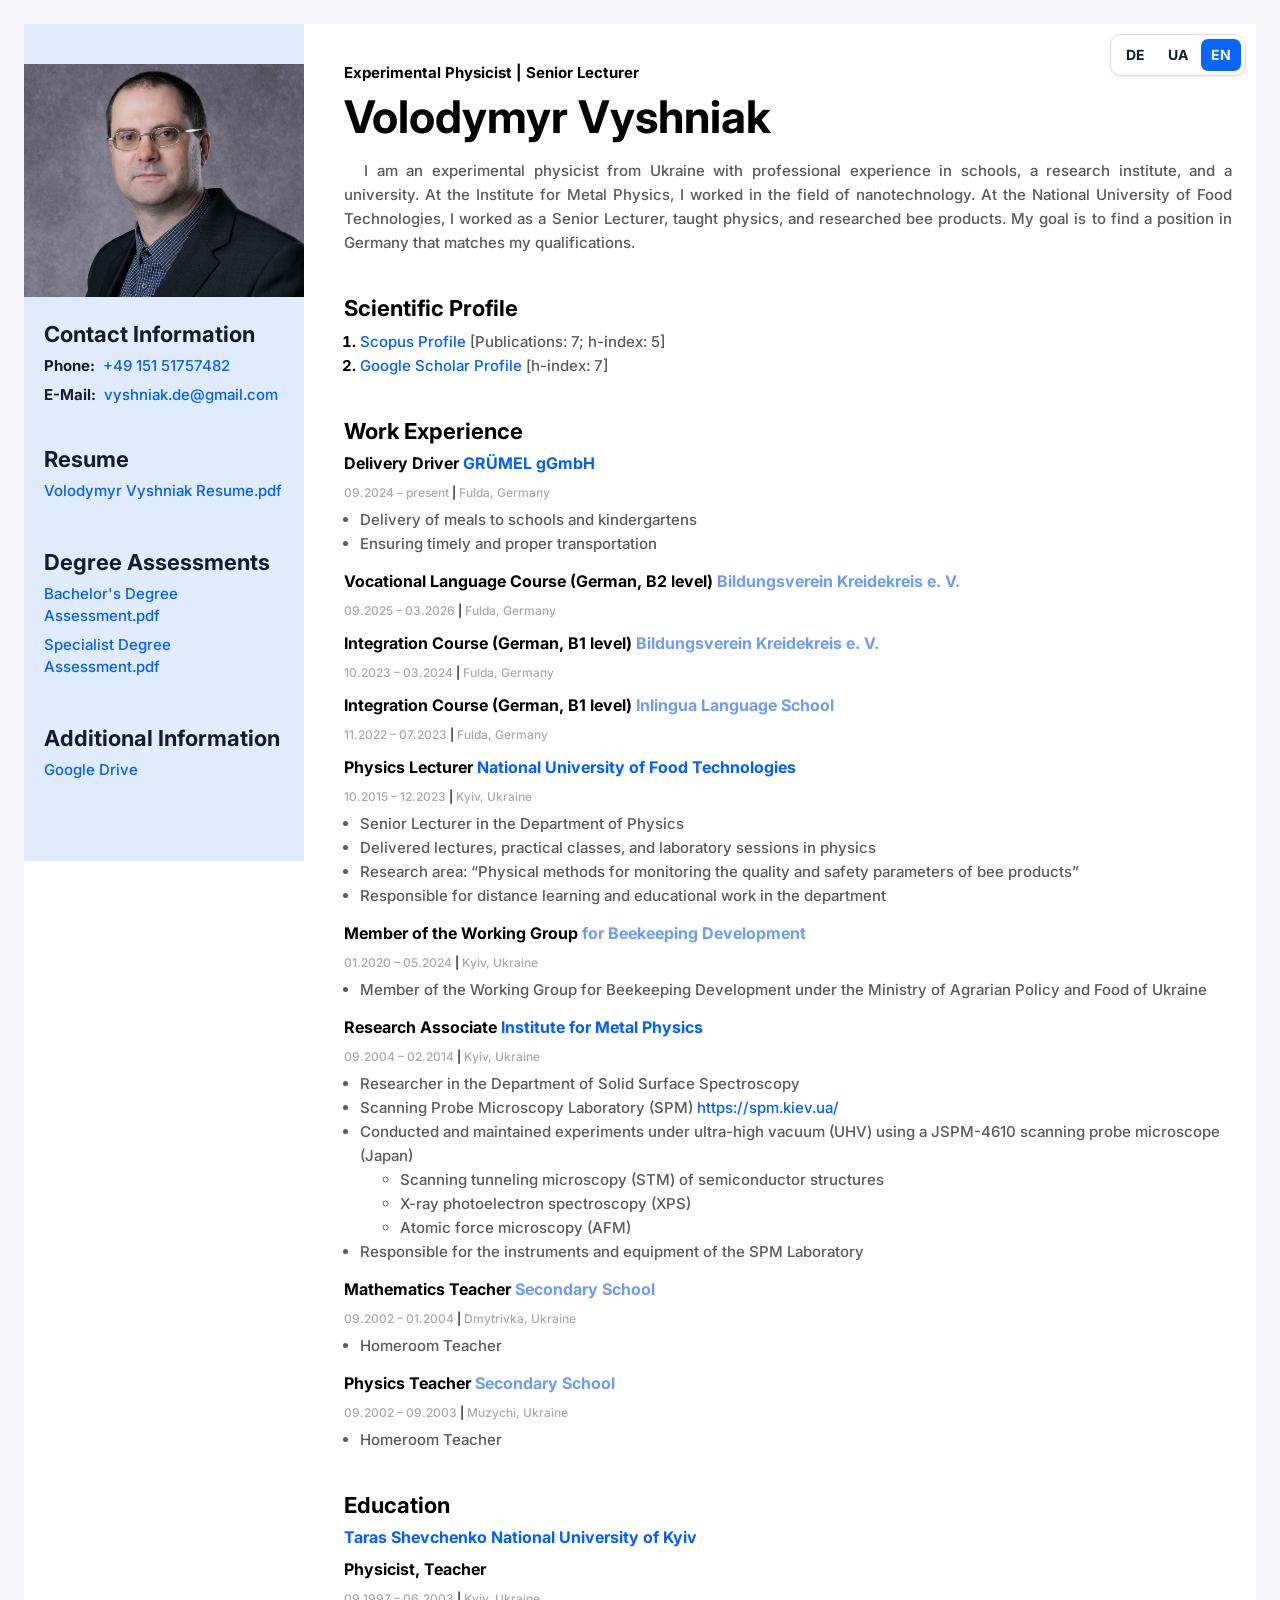
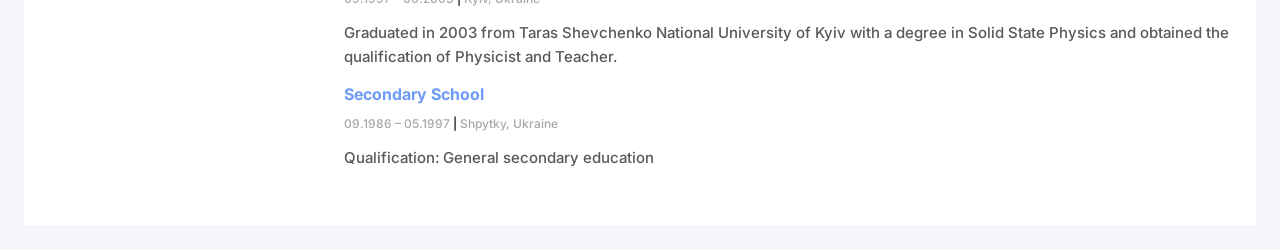
<file: en.html>
<!doctype html>
<html lang="en">
  <head>
    <meta charset="UTF-8" />
    <meta name="viewport" content="width=device-width, initial-scale=1.0" />
    <title>Volodymyr Vyshniak – Resume</title>

    <link rel="preconnect" href="https://fonts.googleapis.com" />
    <link rel="preconnect" href="https://fonts.gstatic.com" crossorigin />
    <link
      href="https://fonts.googleapis.com/css2?family=Montserrat:ital,wght@0,100..900;1,100..900&display=swap"
      rel="stylesheet"
    />
    <link
      href="https://fonts.googleapis.com/css2?family=Inter:wght@400;500;700&display=swap"
      rel="stylesheet"
    />
    <link rel="stylesheet" href="css/styles.css" />
  </head>

  <body>
    <!-- ENGLISH PAGE.
         All text, sections, links, and the photo on this page
         can be edited independently of index.html and ua.html. -->
    <div class="wrapper">
      <!-- Language switcher -->
      <nav class="language-switcher" aria-label="Choose language">
        <a class="language-link" href="index.html">DE</a>
        <a class="language-link" href="ua.html">UA</a>
        <a class="language-link is-active" href="en.html" aria-current="page">
          EN
        </a>
      </nav>

      <!-- Main content -->
      <div class="main-content">
        <!-- Personal information -->
        <div class="my-info">
          <h2 class="my-profession">
            Experimental Physicist | Senior Lecturer
          </h2>

          <h1 class="my-name">Volodymyr Vyshniak</h1>

          <p class="my-descr-vstup" lang="en">
            I am an experimental physicist from Ukraine with professional
            experience in schools, a research institute, and a university. At
            the Institute for Metal Physics, I worked in the field of
            nanotechnology. At the National University of Food Technologies, I
            worked as a Senior Lecturer, taught physics, and researched bee
            products. My goal is to find a position in Germany that matches my
            qualifications.
          </p>
        </div>

        <!-- Scientific profiles -->
        <div class="my-projects-container">
          <h3 class="my-projects-title">Scientific Profile</h3>

          <ol class="my-projects-list">
            <li class="my-projects-item">
              <a
                class="my-projects-item-link"
                href="https://www.scopus.com/authid/detail.uri?authorId=37014106300"
                target="_blank"
                rel="noopener noreferrer"
              >
                Scopus Profile
              </a>
              <span class="my-projects-item-tech">
                [Publications: 7; h-index: 5]
              </span>
            </li>

            <li class="my-projects-item">
              <a
                class="my-projects-item-link"
                href="https://scholar.google.com.ua/citations?user=kevme5oAAAAJ&hl=ua"
                target="_blank"
                rel="noopener noreferrer"
              >
                Google Scholar Profile
              </a>
              <span class="my-projects-item-tech">[h-index: 7]</span>
            </li>
          </ol>
        </div>

        <!-- Work experience -->
        <h3 class="work-experience-title">Work Experience</h3>

        <!-- Position 1 -->
        <div class="work-experience-container">
          <h4 class="work-experience-company">
            Delivery Driver
            <a
              class="company-link"
              href="https://www.gruemel.de/"
              target="_blank"
              rel="noopener noreferrer"
              title="Official website"
            >
              GRÜMEL gGmbH
            </a>
          </h4>
          <p class="work-experience-period">
            09.2024 – present
            <span class="work-experience-separator">|</span> Fulda, Germany
          </p>
          <ul class="work-experience-duties-list">
            <li class="work-experience-duties-item">
              Delivery of meals to schools and kindergartens
            </li>
            <li class="work-experience-duties-item">
              Ensuring timely and proper transportation
            </li>
          </ul>
        </div>

        <!-- German B2 course -->
        <div class="work-experience-container">
          <h4 class="work-experience-company">
            Vocational Language Course (German, B2 level)
            <span class="company-name">Bildungsverein Kreidekreis e. V.</span>
          </h4>
          <p class="work-experience-period">
            09.2025 – 03.2026
            <span class="work-experience-separator">|</span> Fulda, Germany
          </p>
        </div>

        <!-- German B1 course -->
        <div class="work-experience-container">
          <h4 class="work-experience-company">
            Integration Course (German, B1 level)
            <span class="company-name">Bildungsverein Kreidekreis e. V.</span>
          </h4>
          <p class="work-experience-period">
            10.2023 – 03.2024
            <span class="work-experience-separator">|</span> Fulda, Germany
          </p>
        </div>

        <!-- German B1 course -->
        <div class="work-experience-container">
          <h4 class="work-experience-company">
            Integration Course (German, B1 level)
            <span class="company-name">Inlingua Language School</span>
          </h4>
          <p class="work-experience-period">
            11.2022 – 07.2023
            <span class="work-experience-separator">|</span> Fulda, Germany
          </p>
        </div>

        <!-- University -->
        <div class="work-experience-container">
          <h4 class="work-experience-company">
            Physics Lecturer
            <a
              class="company-link"
              href="https://nuft.edu.ua/en/"
              target="_blank"
              rel="noopener noreferrer"
              title="Official website"
            >
              National University of Food Technologies
            </a>
          </h4>
          <p class="work-experience-period">
            10.2015 – 12.2023
            <span class="work-experience-separator">|</span> Kyiv, Ukraine
          </p>
          <ul class="work-experience-duties-list">
            <li class="work-experience-duties-item">
              Senior Lecturer in the Department of Physics
            </li>
            <li class="work-experience-duties-item">
              Delivered lectures, practical classes, and laboratory sessions in
              physics
            </li>
            <li class="work-experience-duties-item">
              Research area: “Physical methods for monitoring the quality and
              safety parameters of bee products”
            </li>
            <li class="work-experience-duties-item">
              Responsible for distance learning and educational work in the
              department
            </li>
          </ul>
        </div>

        <!-- Working group -->
        <div class="work-experience-container">
          <h4 class="work-experience-company">
            Member of the Working Group
            <span class="company-name">for Beekeeping Development</span>
          </h4>
          <p class="work-experience-period">
            01.2020 – 05.2024
            <span class="work-experience-separator">|</span> Kyiv, Ukraine
          </p>
          <ul class="work-experience-duties-list">
            <li class="work-experience-duties-item">
              Member of the Working Group for Beekeeping Development under the
              Ministry of Agrarian Policy and Food of Ukraine
            </li>
          </ul>
        </div>

        <!-- Research institute -->
        <div class="work-experience-container">
          <h4 class="work-experience-company">
            Research Associate
            <a
              class="company-link"
              href="https://www.imp.kiev.ua/?lang=eng&a="
              target="_blank"
              rel="noopener noreferrer"
              title="Official website"
            >
              Institute for Metal Physics
            </a>
          </h4>
          <p class="work-experience-period">
            09.2004 – 02.2014
            <span class="work-experience-separator">|</span> Kyiv, Ukraine
          </p>
          <ul class="work-experience-duties-list">
            <li class="work-experience-duties-item">
              Researcher in the Department of Solid Surface Spectroscopy
            </li>

            <li class="work-experience-duties-item">
              Scanning Probe Microscopy Laboratory (SPM)
              <a
                class="company-link"
                href="https://spm.kiev.ua/index_en.html"
                target="_blank"
                rel="noopener noreferrer"
                title="SPM Laboratory website"
              >
                https://spm.kiev.ua/
              </a>
            </li>

            <li class="work-experience-duties-item">
              Conducted and maintained experiments under ultra-high vacuum (UHV)
              using a JSPM-4610 scanning probe microscope (Japan)
              <ul>
                <li>
                  Scanning tunneling microscopy (STM) of semiconductor structures
                </li>
                <li>X-ray photoelectron spectroscopy (XPS)</li>
                <li>Atomic force microscopy (AFM)</li>
              </ul>
            </li>
            <li class="work-experience-duties-item">
              Responsible for the instruments and equipment of the SPM Laboratory
            </li>
          </ul>
        </div>

        <!-- School 1 -->
        <div class="work-experience-container">
          <h4 class="work-experience-company">
            Mathematics Teacher
            <span class="company-name">Secondary School</span>
          </h4>
          <p class="work-experience-period">
            09.2002 – 01.2004
            <span class="work-experience-separator">|</span> Dmytrivka, Ukraine
          </p>
          <ul class="work-experience-duties-list">
            <li class="work-experience-duties-item">Homeroom Teacher</li>
          </ul>
        </div>

        <!-- School 2 -->
        <div class="work-experience-container">
          <h4 class="work-experience-company">
            Physics Teacher
            <span class="company-name">Secondary School</span>
          </h4>
          <p class="work-experience-period">
            09.2002 – 09.2003
            <span class="work-experience-separator">|</span> Muzychi, Ukraine
          </p>
          <ul class="work-experience-duties-list">
            <li class="work-experience-duties-item">Homeroom Teacher</li>
          </ul>
        </div>

        <!-- Education -->
        <div class="education-container">
          <h3 class="work-experience-title">Education</h3>

          <h4 class="work-experience-company">
            <a
              class="company-link"
              href="https://knu.ua/en/"
              target="_blank"
              rel="noopener noreferrer"
              title="Official website"
            >
              Taras Shevchenko National University of Kyiv
            </a>
          </h4>

          <h4 class="work-experience-company">Physicist, Teacher</h4>

          <p class="work-experience-period">
            09.1997 – 06.2003
            <span class="work-experience-separator">|</span> Kyiv, Ukraine
          </p>

          <p class="my-descr">
            Graduated in 2003 from Taras Shevchenko National University of Kyiv
            with a degree in Solid State Physics and obtained the qualification
            of Physicist and Teacher.
          </p>

          <h4 class="work-experience-company">
            <span class="company-name">Secondary School</span>
          </h4>

          <p class="work-experience-period">
            09.1986 – 05.1997
            <span class="work-experience-separator">|</span> Shpytky, Ukraine
          </p>

          <p class="my-descr">Qualification: General secondary education</p>
        </div>
      </div>

      <!-- Sidebar -->
      <aside class="sidebar">
        <!-- This photo can be changed independently of the other pages -->
        <img src="img/Foto2024.jpg" alt="Photo of Volodymyr Vyshniak" />
        <p class="mobile-photo-name">Volodymyr Vyshniak</p>

        <div class="sidebar-content">
          <!-- Contacts -->
          <div class="contacts-container">
            <h3 class="contacts-title">Contact Information</h3>

            <p class="contacts-item">
              <span class="contacts-type">Phone:</span>
              <a class="contacts-link" href="tel:+4915151757482">
                +49 151 51757482
              </a>
            </p>

            <p class="contacts-item">
              <span class="contacts-type">E-Mail:</span>
              <a class="contacts-link" href="mailto:vyshniak.de@gmail.com">
                vyshniak.de@gmail.com
              </a>
            </p>
          </div>

          <!-- Resume -->
          <div class="skills-container">
            <h3 class="skills-title">Resume</h3>
            <a
              class="contacts-link download-link lebenslauf"
              href="document/Vyshniak_Lebenslauf.pdf"
              target="_blank"
              download
            >
              Volodymyr Vyshniak Resume.pdf
            </a>
          </div>

          <!-- Degree assessments -->
          <div class="skills-container">
            <h3 class="skills-title">Degree Assessments</h3>
            <a
              class="contacts-link download-link"
              href="document/Zeugnisbewertung_signiert_A.pdf"
              target="_blank"
              download
            >
              Bachelor's Degree Assessment.pdf
            </a>
            <a
              class="contacts-link download-link"
              href="document/Zeugnisbewertung_signiert_B.pdf"
              target="_blank"
              download
            >
              Specialist Degree Assessment.pdf
            </a>
          </div>

          <!-- Additional information -->
          <div class="skills-container">
            <h3 class="skills-title">Additional Information</h3>
            <a
              class="contacts-link"
              href="https://drive.google.com/drive/folders/1Ff5OkFsdOqgw4dH5H22rgLsrV0dis4WO?usp=sharing"
              target="_blank"
              rel="noopener noreferrer"
            >
              Google Drive
            </a>
          </div>
        </div>
      </aside>
    </div>

    <script>
      document.querySelectorAll(".download-link").forEach((link) => {
        link.addEventListener("click", function (event) {
          event.preventDefault();
          let fileUrl = this.href;

          window.open(fileUrl, "_blank");

          let tempLink = document.createElement("a");
          tempLink.href = fileUrl;
          tempLink.setAttribute("download", this.textContent.trim());
          document.body.appendChild(tempLink);
          tempLink.click();
          document.body.removeChild(tempLink);
        });
      });
    </script>
  </body>
</html>
</file>
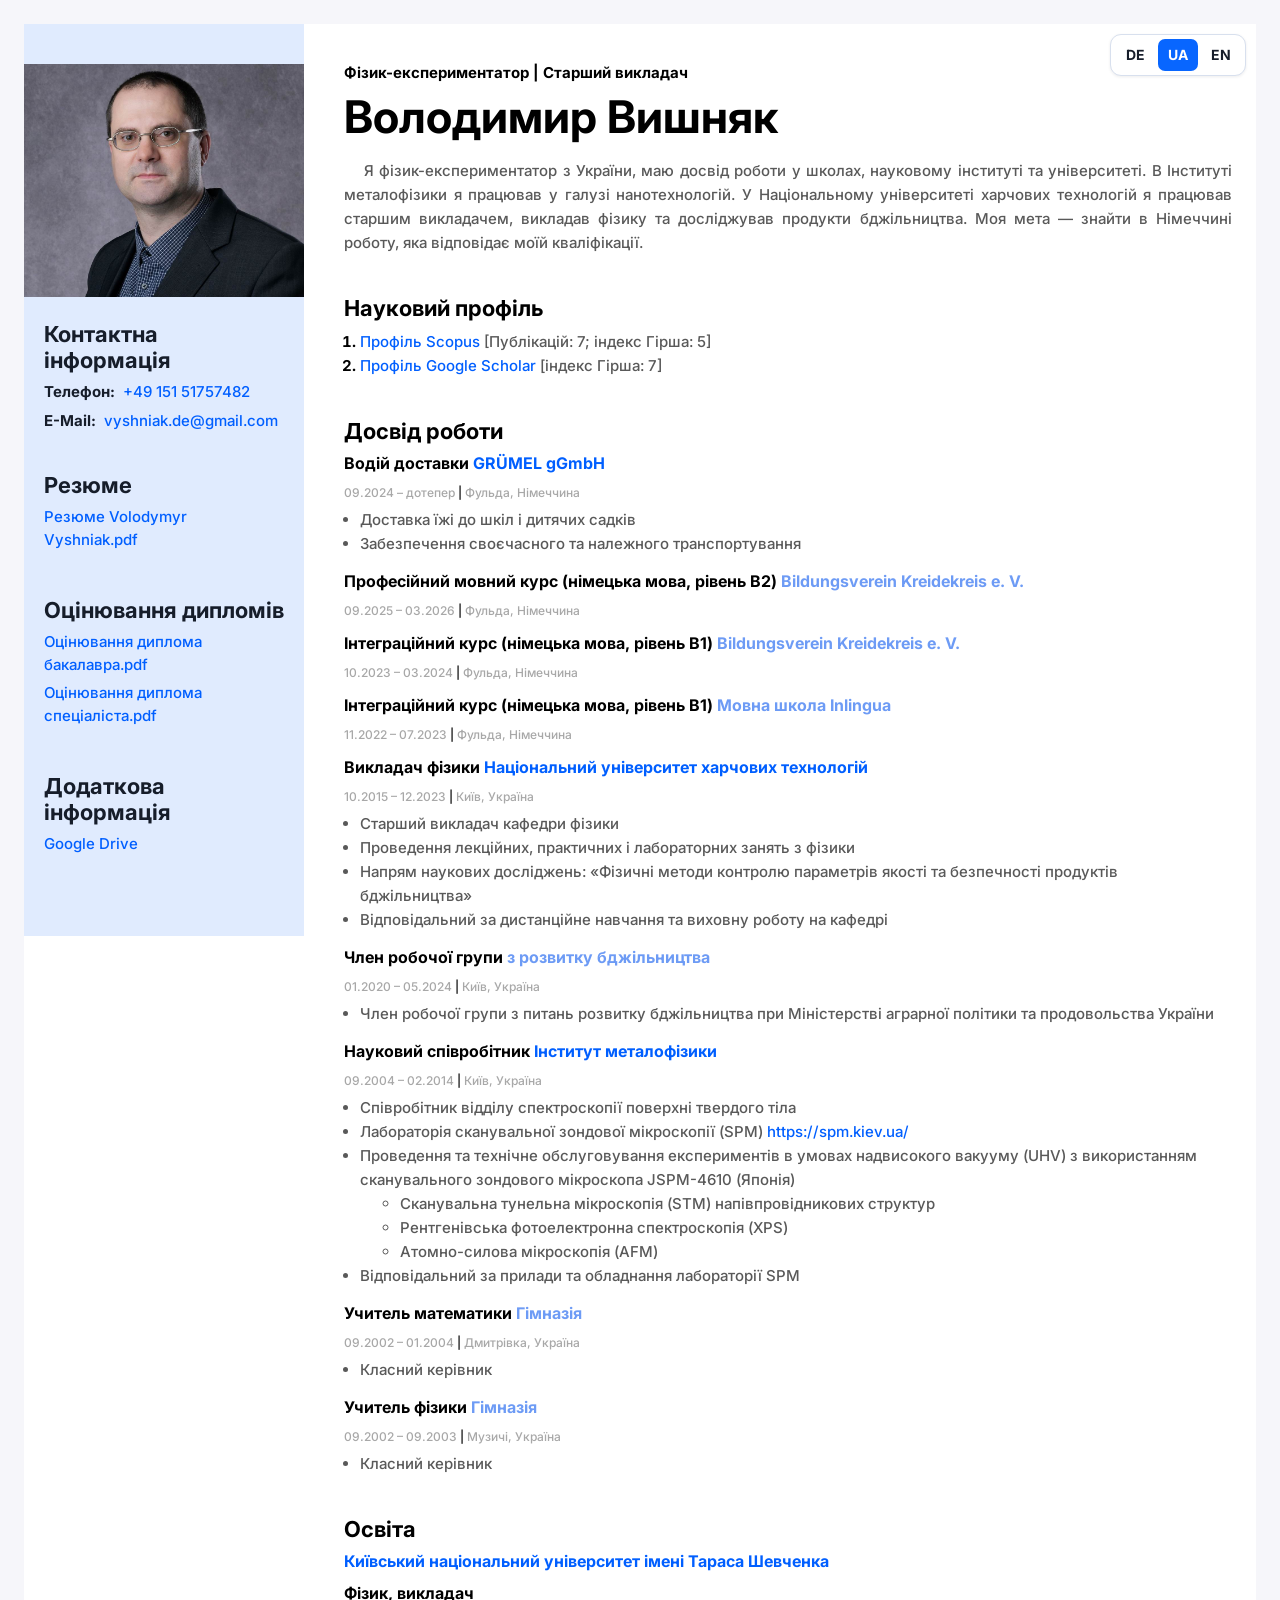
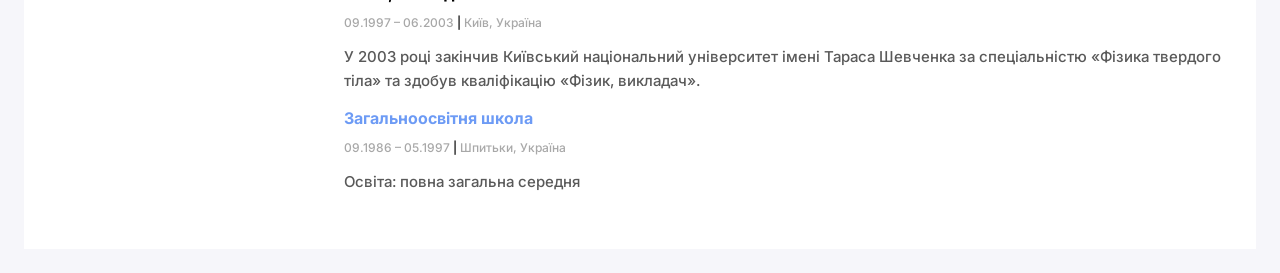
<file: ua.html>
<!doctype html>
<html lang="uk">
  <head>
    <meta charset="UTF-8" />
    <meta name="viewport" content="width=device-width, initial-scale=1.0" />
    <title>Резюме Volodymyr Vyshniak</title>

    <link rel="preconnect" href="https://fonts.googleapis.com" />
    <link rel="preconnect" href="https://fonts.gstatic.com" crossorigin />
    <link
      href="https://fonts.googleapis.com/css2?family=Montserrat:ital,wght@0,100..900;1,100..900&display=swap"
      rel="stylesheet"
    />
    <link
      href="https://fonts.googleapis.com/css2?family=Inter:wght@400;500;700&display=swap"
      rel="stylesheet"
    />
    <link rel="stylesheet" href="css/styles.css" />
  </head>

  <body>
    <!-- УКРАЇНСЬКА СТОРІНКА.
         Увесь текст, розділи, посилання та фото цієї сторінки
         можна змінювати незалежно від index.html та en.html. -->
    <div class="wrapper">
      <!-- Перемикач мов -->
      <nav class="language-switcher" aria-label="Вибір мови">
        <a class="language-link" href="index.html">DE</a>
        <a class="language-link is-active" href="ua.html" aria-current="page">
          UA
        </a>
        <a class="language-link" href="en.html">EN</a>
      </nav>

      <!-- Основна частина -->
      <div class="main-content">
        <!-- Інформація про мене -->
        <div class="my-info">
          <h2 class="my-profession">
            Фізик-експериментатор | Старший викладач
          </h2>

          <h1 class="my-name">Володимир Вишняк</h1>

          <p class="my-descr-vstup" lang="uk">
            Я фізик-експериментатор з України, маю досвід роботи у школах,
            науковому інституті та університеті. В Інституті металофізики я
            працював у галузі нанотехнологій. У Національному університеті
            харчових технологій я працював старшим викладачем, викладав фізику
            та досліджував продукти бджільництва. Моя мета — знайти в Німеччині
            роботу, яка відповідає моїй кваліфікації.
          </p>
        </div>

        <!-- Наукові профілі -->
        <div class="my-projects-container">
          <h3 class="my-projects-title">Науковий профіль</h3>

          <ol class="my-projects-list">
            <li class="my-projects-item">
              <a
                class="my-projects-item-link"
                href="https://www.scopus.com/authid/detail.uri?authorId=37014106300"
                target="_blank"
                rel="noopener noreferrer"
              >
                Профіль Scopus
              </a>
              <span class="my-projects-item-tech">
                [Публікацій: 7; індекс Гірша: 5]
              </span>
            </li>

            <li class="my-projects-item">
              <a
                class="my-projects-item-link"
                href="https://scholar.google.com.ua/citations?user=kevme5oAAAAJ&hl=ua"
                target="_blank"
                rel="noopener noreferrer"
              >
                Профіль Google Scholar
              </a>
              <span class="my-projects-item-tech">[індекс Гірша: 7]</span>
            </li>
          </ol>
        </div>

        <!-- Досвід роботи -->
        <h3 class="work-experience-title">Досвід роботи</h3>

        <!-- Місце роботи 1 -->
        <div class="work-experience-container">
          <h4 class="work-experience-company">
            Водій доставки
            <a
              class="company-link"
              href="https://www.gruemel.de/"
              target="_blank"
              rel="noopener noreferrer"
              title="Офіційний сайт"
            >
              GRÜMEL gGmbH
            </a>
          </h4>
          <p class="work-experience-period">
            09.2024 – дотепер
            <span class="work-experience-separator">|</span> Фульда, Німеччина
          </p>
          <ul class="work-experience-duties-list">
            <li class="work-experience-duties-item">
              Доставка їжі до шкіл і дитячих садків
            </li>
            <li class="work-experience-duties-item">
              Забезпечення своєчасного та належного транспортування
            </li>
          </ul>
        </div>

        <!-- Мовний курс B2 -->
        <div class="work-experience-container">
          <h4 class="work-experience-company">
            Професійний мовний курс (німецька мова, рівень B2)
            <span class="company-name">Bildungsverein Kreidekreis e. V.</span>
          </h4>
          <p class="work-experience-period">
            09.2025 – 03.2026
            <span class="work-experience-separator">|</span> Фульда, Німеччина
          </p>
        </div>

        <!-- Інтеграційний курс B1 -->
        <div class="work-experience-container">
          <h4 class="work-experience-company">
            Інтеграційний курс (німецька мова, рівень B1)
            <span class="company-name">Bildungsverein Kreidekreis e. V.</span>
          </h4>
          <p class="work-experience-period">
            10.2023 – 03.2024
            <span class="work-experience-separator">|</span> Фульда, Німеччина
          </p>
        </div>

        <!-- Інтеграційний курс B1 -->
        <div class="work-experience-container">
          <h4 class="work-experience-company">
            Інтеграційний курс (німецька мова, рівень B1)
            <span class="company-name">Мовна школа Inlingua</span>
          </h4>
          <p class="work-experience-period">
            11.2022 – 07.2023
            <span class="work-experience-separator">|</span> Фульда, Німеччина
          </p>
        </div>

        <!-- Університет -->
        <div class="work-experience-container">
          <h4 class="work-experience-company">
            Викладач фізики
            <a
              class="company-link"
              href="https://nuft.edu.ua/en/"
              target="_blank"
              rel="noopener noreferrer"
              title="Офіційний сайт"
            >
              Національний університет харчових технологій
            </a>
          </h4>
          <p class="work-experience-period">
            10.2015 – 12.2023
            <span class="work-experience-separator">|</span> Київ, Україна
          </p>
          <ul class="work-experience-duties-list">
            <li class="work-experience-duties-item">
              Старший викладач кафедри фізики
            </li>
            <li class="work-experience-duties-item">
              Проведення лекційних, практичних і лабораторних занять з фізики
            </li>
            <li class="work-experience-duties-item">
              Напрям наукових досліджень: «Фізичні методи контролю параметрів
              якості та безпечності продуктів бджільництва»
            </li>
            <li class="work-experience-duties-item">
              Відповідальний за дистанційне навчання та виховну роботу на кафедрі
            </li>
          </ul>
        </div>

        <!-- Робоча група -->
        <div class="work-experience-container">
          <h4 class="work-experience-company">
            Член робочої групи
            <span class="company-name">з розвитку бджільництва</span>
          </h4>
          <p class="work-experience-period">
            01.2020 – 05.2024
            <span class="work-experience-separator">|</span> Київ, Україна
          </p>
          <ul class="work-experience-duties-list">
            <li class="work-experience-duties-item">
              Член робочої групи з питань розвитку бджільництва при Міністерстві
              аграрної політики та продовольства України
            </li>
          </ul>
        </div>

        <!-- Інститут -->
        <div class="work-experience-container">
          <h4 class="work-experience-company">
            Науковий співробітник
            <a
              class="company-link"
              href="https://www.imp.kiev.ua/?lang=eng&a="
              target="_blank"
              rel="noopener noreferrer"
              title="Офіційний сайт"
            >
              Інститут металофізики
            </a>
          </h4>
          <p class="work-experience-period">
            09.2004 – 02.2014
            <span class="work-experience-separator">|</span> Київ, Україна
          </p>
          <ul class="work-experience-duties-list">
            <li class="work-experience-duties-item">
              Співробітник відділу спектроскопії поверхні твердого тіла
            </li>

            <li class="work-experience-duties-item">
              Лабораторія сканувальної зондової мікроскопії (SPM)
              <a
                class="company-link"
                href="https://spm.kiev.ua/index_en.html"
                target="_blank"
                rel="noopener noreferrer"
                title="Сайт лабораторії SPM"
              >
                https://spm.kiev.ua/
              </a>
            </li>

            <li class="work-experience-duties-item">
              Проведення та технічне обслуговування експериментів в умовах
              надвисокого вакууму (UHV) з використанням сканувального зондового
              мікроскопа JSPM-4610 (Японія)
              <ul>
                <li>
                  Сканувальна тунельна мікроскопія (STM) напівпровідникових
                  структур
                </li>
                <li>Рентгенівська фотоелектронна спектроскопія (XPS)</li>
                <li>Атомно-силова мікроскопія (AFM)</li>
              </ul>
            </li>
            <li class="work-experience-duties-item">
              Відповідальний за прилади та обладнання лабораторії SPM
            </li>
          </ul>
        </div>

        <!-- Школа 1 -->
        <div class="work-experience-container">
          <h4 class="work-experience-company">
            Учитель математики <span class="company-name">Гімназія</span>
          </h4>
          <p class="work-experience-period">
            09.2002 – 01.2004
            <span class="work-experience-separator">|</span> Дмитрівка, Україна
          </p>
          <ul class="work-experience-duties-list">
            <li class="work-experience-duties-item">Класний керівник</li>
          </ul>
        </div>

        <!-- Школа 2 -->
        <div class="work-experience-container">
          <h4 class="work-experience-company">
            Учитель фізики <span class="company-name">Гімназія</span>
          </h4>
          <p class="work-experience-period">
            09.2002 – 09.2003
            <span class="work-experience-separator">|</span> Музичі, Україна
          </p>
          <ul class="work-experience-duties-list">
            <li class="work-experience-duties-item">Класний керівник</li>
          </ul>
        </div>

        <!-- Освіта -->
        <div class="education-container">
          <h3 class="work-experience-title">Освіта</h3>

          <h4 class="work-experience-company">
            <a
              class="company-link"
              href="https://knu.ua/en/"
              target="_blank"
              rel="noopener noreferrer"
              title="Офіційний сайт"
            >
              Київський національний університет імені Тараса Шевченка
            </a>
          </h4>

          <h4 class="work-experience-company">Фізик, викладач</h4>

          <p class="work-experience-period">
            09.1997 – 06.2003
            <span class="work-experience-separator">|</span> Київ, Україна
          </p>

          <p class="my-descr">
            У 2003 році закінчив Київський національний університет імені Тараса
            Шевченка за спеціальністю «Фізика твердого тіла» та здобув
            кваліфікацію «Фізик, викладач».
          </p>

          <h4 class="work-experience-company">
            <span class="company-name">Загальноосвітня школа</span>
          </h4>

          <p class="work-experience-period">
            09.1986 – 05.1997
            <span class="work-experience-separator">|</span> Шпитьки, Україна
          </p>

          <p class="my-descr">Освіта: повна загальна середня</p>
        </div>
      </div>

      <!-- Бічна панель -->
      <aside class="sidebar">
        <!-- Фото цієї сторінки можна змінити незалежно від інших мов -->
        <img src="img/Foto2024.jpg" alt="Фото Володимира Вишняка" />
        <p class="mobile-photo-name">Volodymyr Vyshniak</p>

        <div class="sidebar-content">
          <!-- Контакти -->
          <div class="contacts-container">
            <h3 class="contacts-title">Контактна інформація</h3>

            <p class="contacts-item">
              <span class="contacts-type">Телефон:</span>
              <a class="contacts-link" href="tel:+4915151757482">
                +49 151 51757482
              </a>
            </p>

            <p class="contacts-item">
              <span class="contacts-type">E-Mail:</span>
              <a class="contacts-link" href="mailto:vyshniak.de@gmail.com">
                vyshniak.de@gmail.com
              </a>
            </p>
          </div>

          <!-- Резюме -->
          <div class="skills-container">
            <h3 class="skills-title">Резюме</h3>
            <a
              class="contacts-link download-link lebenslauf"
              href="document/Vyshniak_Lebenslauf.pdf"
              target="_blank"
              download
            >
              Резюме Volodymyr Vyshniak.pdf
            </a>
          </div>

          <!-- Оцінювання дипломів -->
          <div class="skills-container">
            <h3 class="skills-title">Оцінювання дипломів</h3>
            <a
              class="contacts-link download-link"
              href="document/Zeugnisbewertung_signiert_A.pdf"
              target="_blank"
              download
            >
              Оцінювання диплома бакалавра.pdf
            </a>
            <a
              class="contacts-link download-link"
              href="document/Zeugnisbewertung_signiert_B.pdf"
              target="_blank"
              download
            >
              Оцінювання диплома спеціаліста.pdf
            </a>
          </div>

          <!-- Додаткова інформація -->
          <div class="skills-container">
            <h3 class="skills-title">Додаткова інформація</h3>
            <a
              class="contacts-link"
              href="https://drive.google.com/drive/folders/1Ff5OkFsdOqgw4dH5H22rgLsrV0dis4WO?usp=sharing"
              target="_blank"
              rel="noopener noreferrer"
            >
              Google Drive
            </a>
          </div>
        </div>
      </aside>
    </div>

    <script>
      document.querySelectorAll(".download-link").forEach((link) => {
        link.addEventListener("click", function (event) {
          event.preventDefault();
          let fileUrl = this.href;

          window.open(fileUrl, "_blank");

          let tempLink = document.createElement("a");
          tempLink.href = fileUrl;
          tempLink.setAttribute("download", this.textContent.trim());
          document.body.appendChild(tempLink);
          tempLink.click();
          document.body.removeChild(tempLink);
        });
      });
    </script>
  </body>
</html>
</file>
<file: css/styles.css>
body {
  background: #f6f6fa;
  padding-left: 40px;
  padding-top: 40px;
  padding-right: 40px;
  padding-bottom: 40px;
  font-family: "Inter", "Montserrat", sans-serif;
}

ul,
ol {
  margin-top: 0;
  margin-bottom: 0;
}

.wrapper {
  background: #ffffff;
  display: flex;
  flex-direction: row-reverse;
  width: 1200px;
  margin: 0 auto;
  align-items: flex-start;
}

/* Main content */

.main-content {
  padding-left: 88px;
  padding-top: 40px;
  padding-right: 40px;
  padding-bottom: 88px;
  box-sizing: border-box;
}

/* Sidebar */

.sidebar {
  background: #e0ebfe;
  padding-top: 40px;
  padding-bottom: 40px;
  box-sizing: border-box;
  width: 370px;
  flex-shrink: 0;
}

.sidebar img {
  width: 100%;
  display: block;
}

.sidebar-content {
  padding-left: 40px;
  padding-top: 40px;
  padding-right: 40px;
  box-sizing: border-box;
}

.contacts-title {
  color: #161d2a;
  font-size: 22px;
  font-weight: 700;
  line-height: normal;
  margin-top: 0;
  margin-bottom: 8px;
}

.contacts-type {
  color: #161d2a;
  font-size: 15px;
  font-weight: 700;
  line-height: 1.5;
  white-space: nowrap;
}

.contacts-link {
  color: #005fff;
  font-size: 15px;
  font-weight: 500;
  line-height: 1.5;
  text-decoration: none;
  display: inline-block;
  transition:
    color 0.2s ease,
    transform 0.2s ease,
    text-decoration 0.2s ease;
  transform-origin: left center;
}

.contacts-link:hover {
  color: #003bb5;
  text-decoration: underline;
  transform: scale(1.04);
}

.contacts-item {
  display: flex;
  align-items: baseline;
  gap: 8px;
  margin-top: 0;
  margin-bottom: 6px;
}

.contacts-container {
  margin-bottom: 40px;
}

.skills-container {
  margin-bottom: 40px;
}

.skills-title {
  color: #161d2a;
  font-size: 22px;
  font-weight: 700;
  line-height: normal;
  margin-top: 0;
  margin-bottom: 8px;
}

.skills-list {
  padding-left: 16px;
}

.skills-list-item {
  color: #161d2a;
  font-size: 15px;
  font-weight: 500;
  line-height: 24px;
}

/* Main content */

.my-profession {
  color: #000;
  font-size: 15px;
  font-weight: 700;
  line-height: 17px;
  margin-top: 0;
  margin-bottom: 8px;
}

.my-name {
  color: #000;
  font-size: 45px;
  font-weight: 700;
  line-height: 55px;
  margin-top: 0;
  margin-bottom: 12px;
}

.my-descr-vstup {
  color: #595959;
  font-size: 15px;
  font-weight: 500;
  line-height: 24px;

  text-align: justify;
  text-justify: inter-word;

  hyphens: none;
  word-break: normal;
  overflow-wrap: normal;

  text-indent: 20px; /* відступ першого рядка */
}

.my-descr {
  color: #595959;
  font-size: 15px;
  font-weight: 500;
  line-height: 24px;
}

.my-info {
  margin-bottom: 40px;
}

/* My projects */

.my-projects-title {
  color: #000;
  font-size: 22px;
  font-weight: 700;
  line-height: 27px;
  margin-top: 0;
  margin-bottom: 8px;
}

.my-projects-item {
  color: #000;
  font-size: 15px;
  font-weight: 700;
  line-height: 24px;
}

.my-projects-list {
  padding-left: 16px;
}

.my-projects-item-link {
  color: #005fff;
  font-size: 15px;
  font-weight: 500;
  line-height: 24px;
  text-decoration: none;
  display: inline-block;
  transition:
    color 0.2s ease,
    transform 0.2s ease,
    text-decoration 0.2s ease;
  transform-origin: left center;
}

.my-projects-item-link:hover {
  color: #003bb5;
  text-decoration: underline;
  transform: scale(1.04);
}

.my-projects-item-tech {
  color: #595959;
  font-size: 15px;
  font-weight: 500;
  line-height: 24px;
}

.my-projects-container {
  margin-bottom: 40px;
}

/* Work experience */

.work-experience-title {
  color: #000;
  font-size: 22px;
  font-weight: 700;
  line-height: 27px;
  margin-top: 0;
  margin-bottom: 8px;
}

.work-experience-company {
  color: #000;
  font-size: 16px;
  font-weight: 700;
  line-height: 20px;
  margin-top: 0;
  margin-bottom: 12px;
}

.company-name {
  color: #6d9bf5;
}

.company-link {
  color: #005fff;
  text-decoration: none;
  display: inline-block;
  transition:
    color 0.2s ease,
    transform 0.2s ease,
    text-decoration 0.2s ease;
  transform-origin: left center;
}

.company-link:hover {
  color: #003bb5;
  text-decoration: underline;
  transform: scale(1.04);
}

.work-experience-period {
  color: #a8a8a8;
  font-size: 12px;
  font-weight: 500;
  line-height: 15px;
  margin-bottom: 8px;
}

.work-experience-separator {
  color: #000;
}

.work-experience-duties-list {
  padding-left: 16px;
}

.work-experience-duties-item {
  color: #595959;
  font-size: 15px;
  font-weight: 500;
  font-style: normal;
  line-height: 24px;
}

.work-experience-container {
  margin-bottom: 15px;
}

.education-container {
  margin-top: 40px;
}

.download-link {
  display: inline-block;
  margin-bottom: 6px;
  color: #005fff;
  text-decoration: none;
  transition:
    color 0.2s ease,
    transform 0.2s ease,
    text-decoration 0.2s ease;
  transform-origin: left center;
}

.download-link:hover {
  color: #003bb5;
  text-decoration: underline;
  transform: scale(1.04);
}

/* ===== RESPONSIVE ===== */

/* Tablet (до 1280px) */
@media (max-width: 1280px) {
  body {
    padding: 16px;
  }

  .wrapper {
    width: 100%;
  }

  .main-content {
    padding: 40px 24px 40px 40px;
    flex: 1;
    min-width: 0;
  }

  .sidebar {
    width: 280px;
  }

  .sidebar-content {
    padding: 24px 20px 0;
  }
}

/* Mobile (до 640px) */
@media (max-width: 640px) {
  body {
    margin: 0;
    padding: 0;
    background: #ffffff;
  }

  .wrapper {
    width: 100%;
    margin: 0;
    display: flex;
    flex-direction: column;
    align-items: stretch;
  }

  .sidebar {
    order: -1;
    width: 100%;
    padding: 24px 20px;
    display: flex;
    flex-direction: column;
    align-items: center;
    flex-shrink: 0;
    box-sizing: border-box;
  }

  .sidebar img {
    width: 140px;
    height: 140px;
    object-fit: cover;
    border-radius: 50%;
    display: block;
  }

  .sidebar-content {
    width: 100%;
    padding: 16px 0 0;
    box-sizing: border-box;
  }

  .main-content {
    width: 100%;
    padding: 24px 20px;
    flex: unset;
    box-sizing: border-box;
  }

  .my-name {
    font-size: 26px;
    line-height: 34px;
  }

  .my-profession {
    font-size: 13px;
  }

  .work-experience-title,
  .my-projects-title,
  .contacts-title,
  .skills-title {
    font-size: 18px;
  }

  .work-experience-company {
    font-size: 15px;
  }

  .contacts-container,
  .skills-container,
  .my-info,
  .my-projects-container {
    margin-bottom: 24px;
  }

  /* 02_04-2026_04-20 */
}

/* ==============================================================
   ДОДАНІ СТИЛІ: перемикач мов і мобільний підпис під фото.
   Усі початкові стилі вище залишені без глобальної перебудови.
   ============================================================== */

.wrapper {
  position: relative;
}

.language-switcher {
  position: absolute;
  top: 10px;
  right: 10px;
  z-index: 10;
  display: flex;
  gap: 3px;
  padding: 4px;
  background: #ffffff;
  border: 1px solid #d8e0ee;
  border-radius: 11px;
  box-shadow: 0 1px 3px rgb(22 29 42 / 8%);
}

.language-link {
  display: flex;
  align-items: center;
  justify-content: center;
  min-width: 40px;
  height: 32px;
  padding: 0 8px;
  box-sizing: border-box;
  border-radius: 7px;
  background: transparent;
  color: #161d2a;
  font-family: "Inter", "Montserrat", sans-serif;
  font-size: 14px;
  font-weight: 700;
  line-height: 1;
  text-decoration: none;
  transition:
    color 0.2s ease,
    background-color 0.2s ease,
    transform 0.2s ease;
}

.language-link:hover {
  background: #edf3ff;
  transform: translateY(-1px);
}

.language-link.is-active,
.language-link.is-active:hover {
  background: #0866ff;
  color: #ffffff;
  transform: none;
}

.language-link:focus-visible {
  outline: 3px solid #8eb7ff;
  outline-offset: 2px;
}

.mobile-photo-name {
  display: none;
}

@media (max-width: 640px) {
  .language-switcher {
    top: 10px;
    right: 50%;
    transform: translateX(50%);
  }

  .sidebar {
    padding-top: 60px;
  }

  .mobile-photo-name {
    display: block;
    margin-top: 12px;
    margin-bottom: 0;
    color: #161d2a;
    font-size: 24px;
    font-weight: 700;
    line-height: 32px;
    text-align: center;
  }

  .main-content .my-name {
    display: none;
  }
}

@media (max-width: 360px) {
  .language-switcher {
    gap: 2px;
    padding: 3px;
  }

  .language-link {
    min-width: 36px;
    height: 30px;
    padding: 0 7px;
    font-size: 13px;
  }
}
</file>
